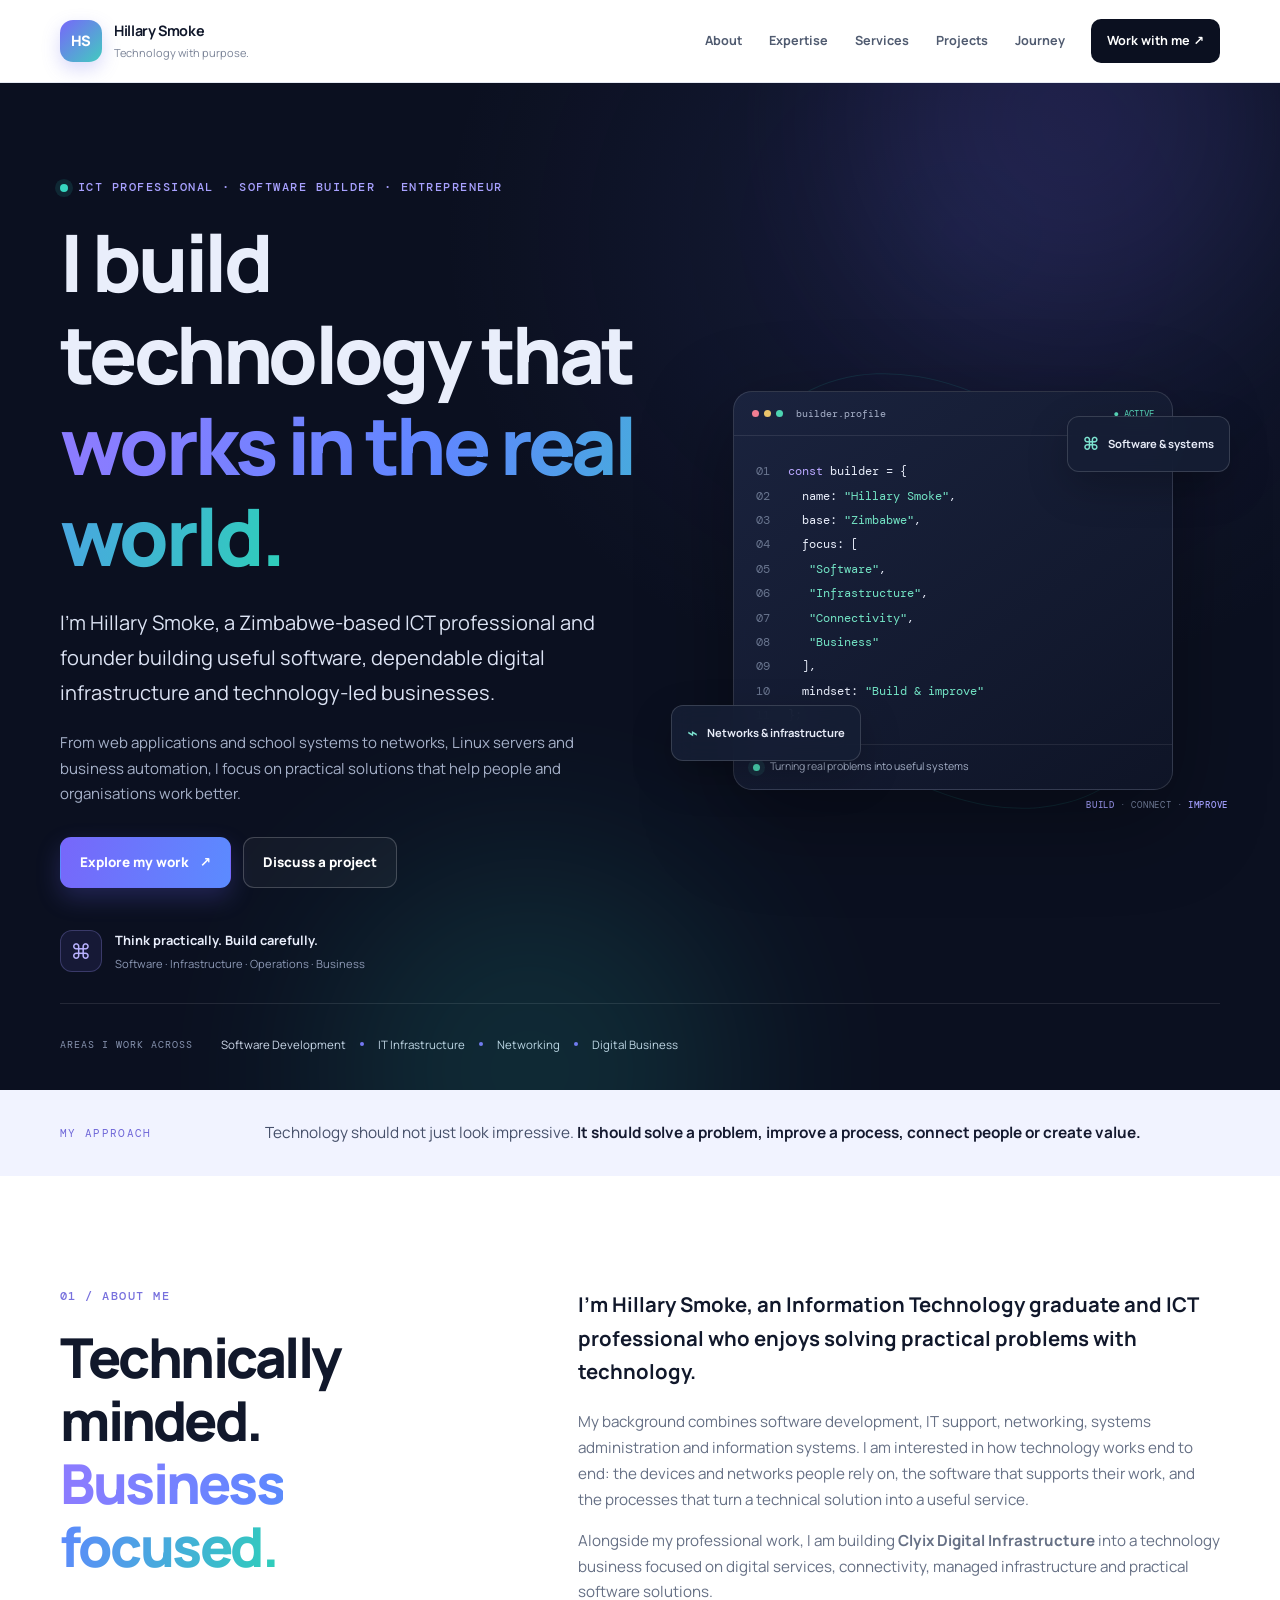
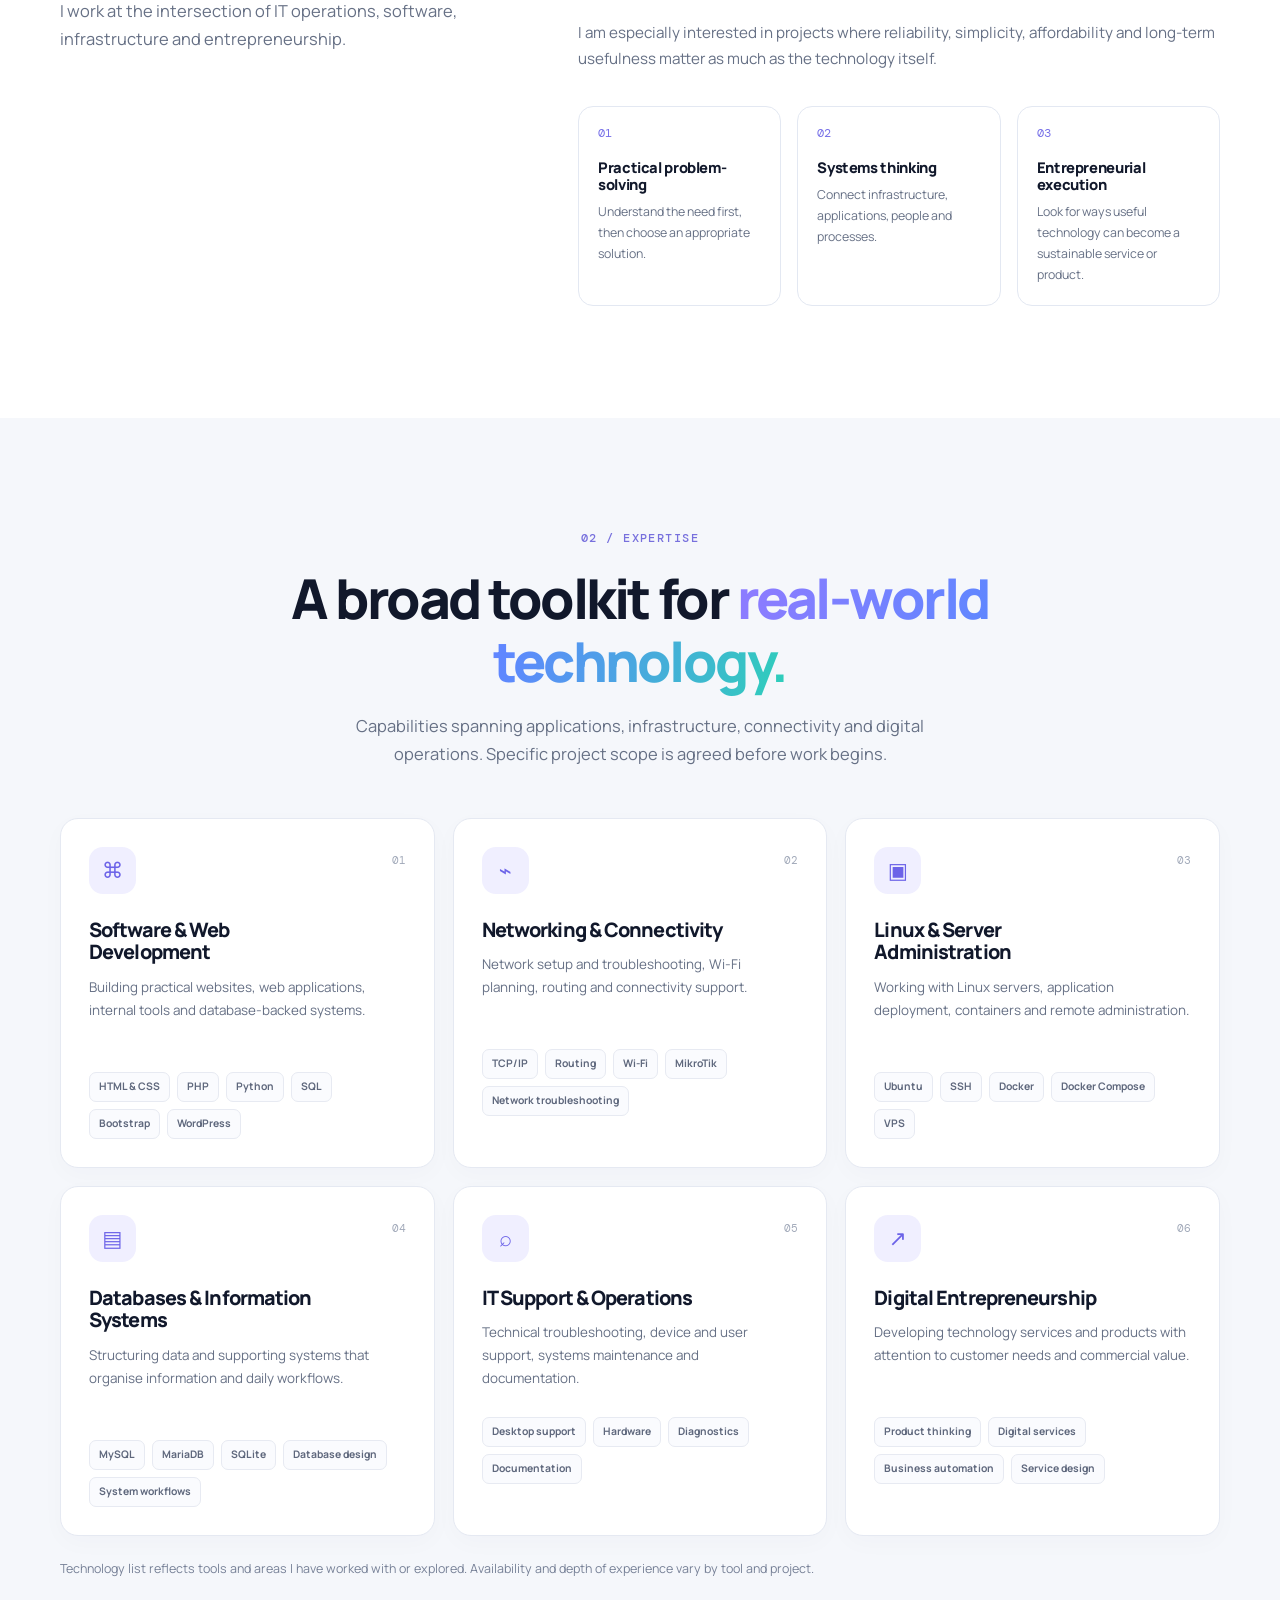
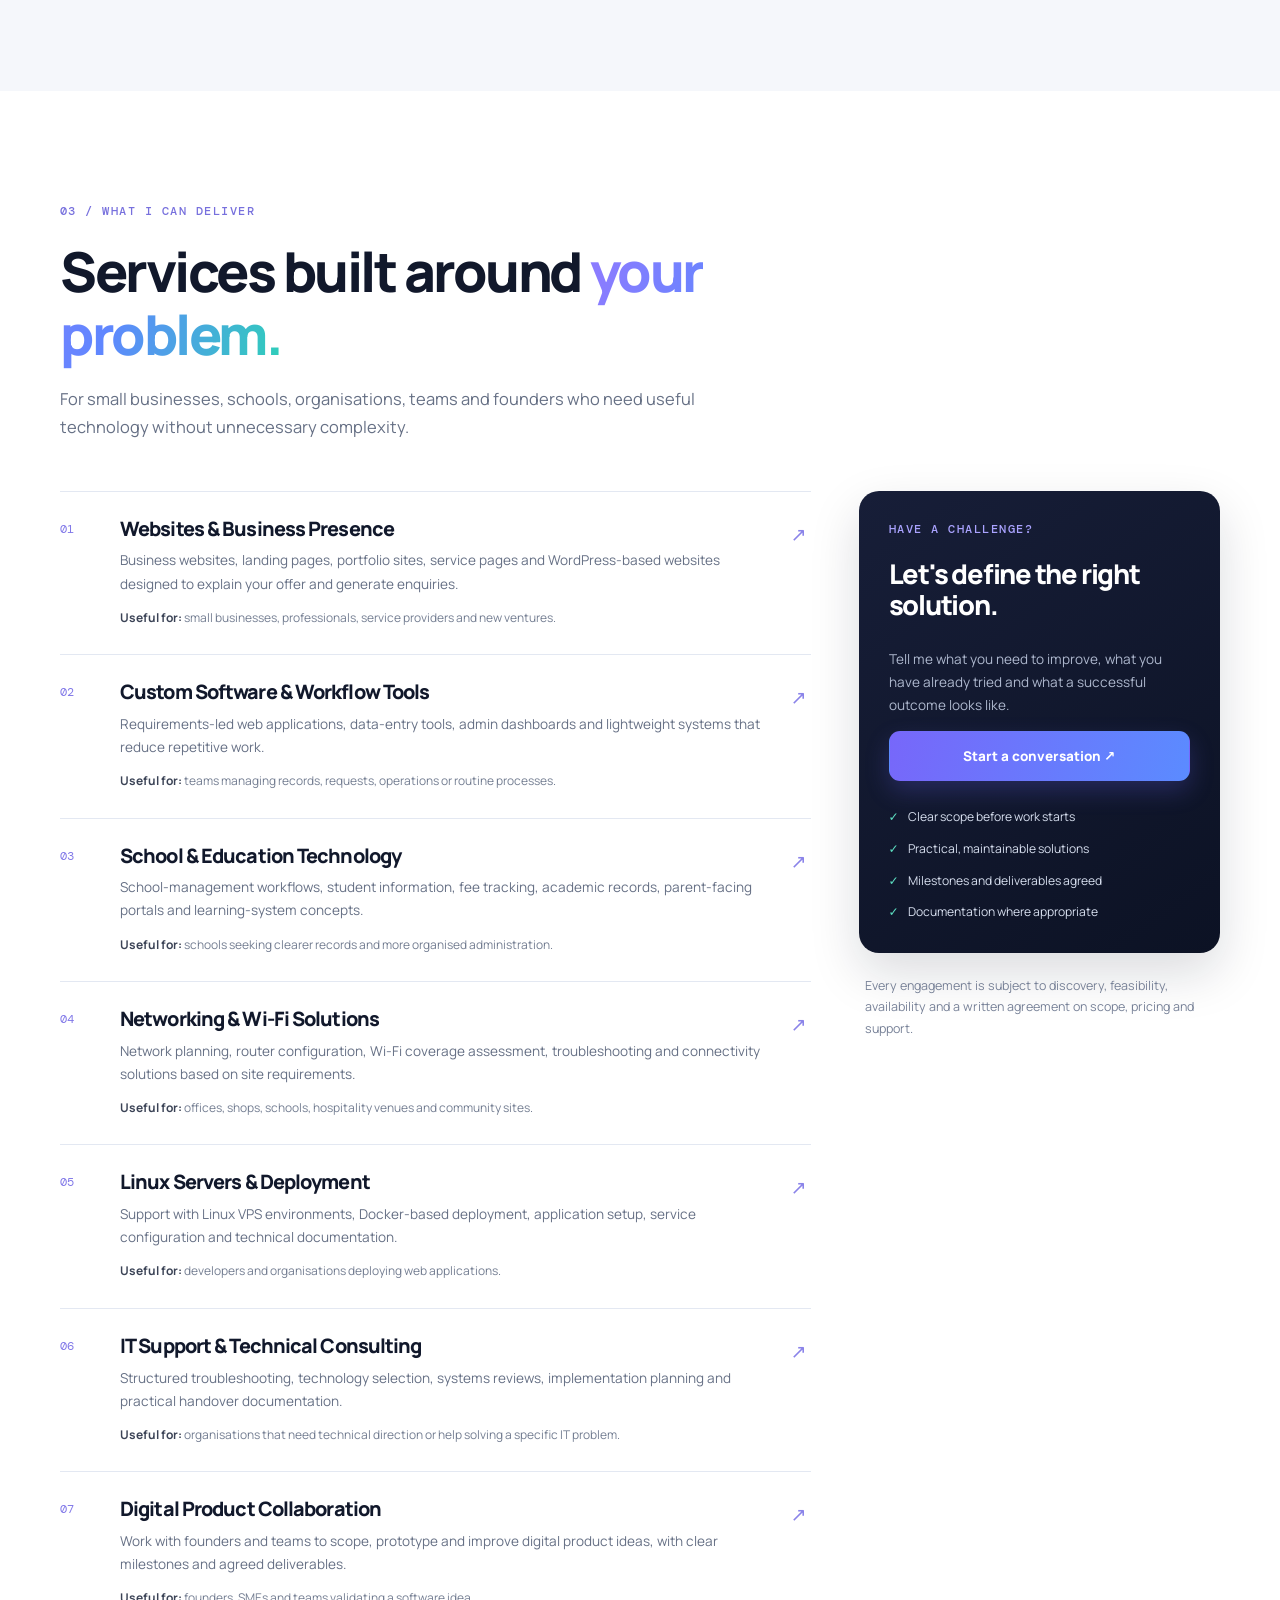
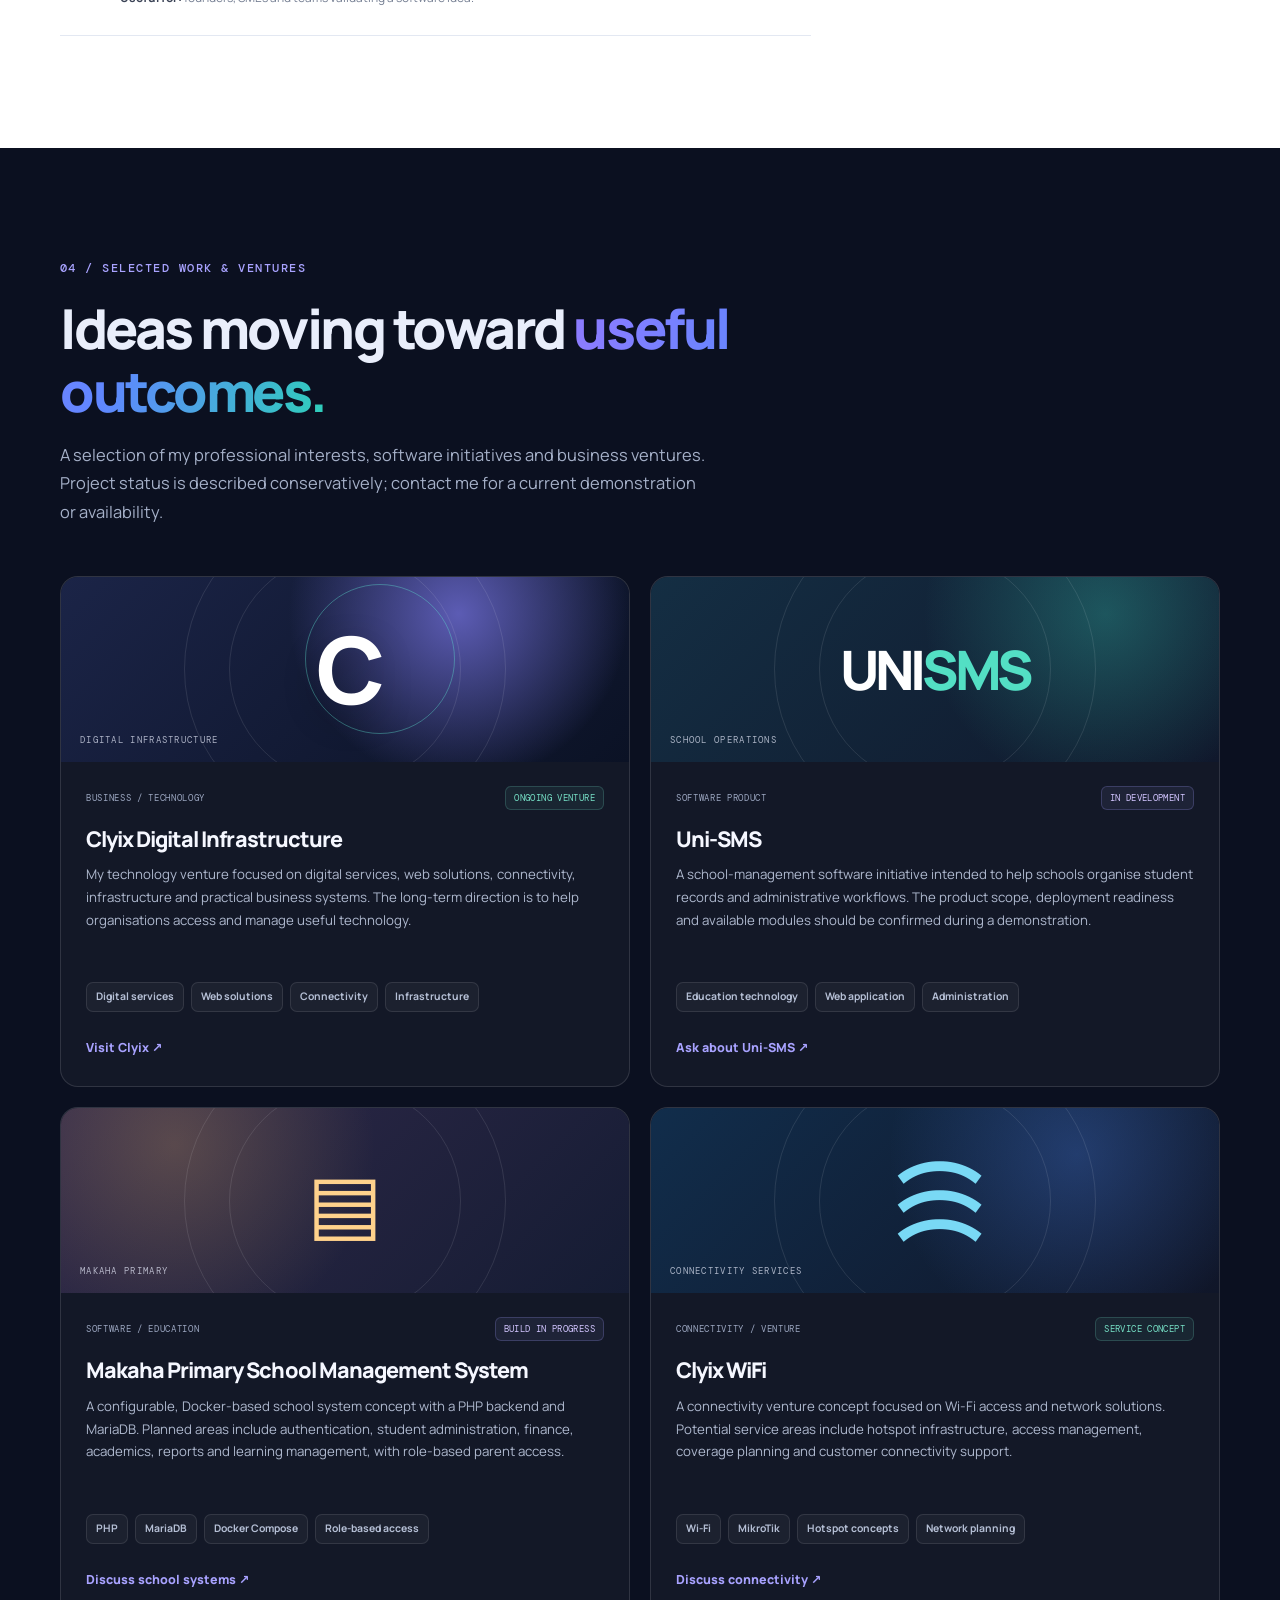
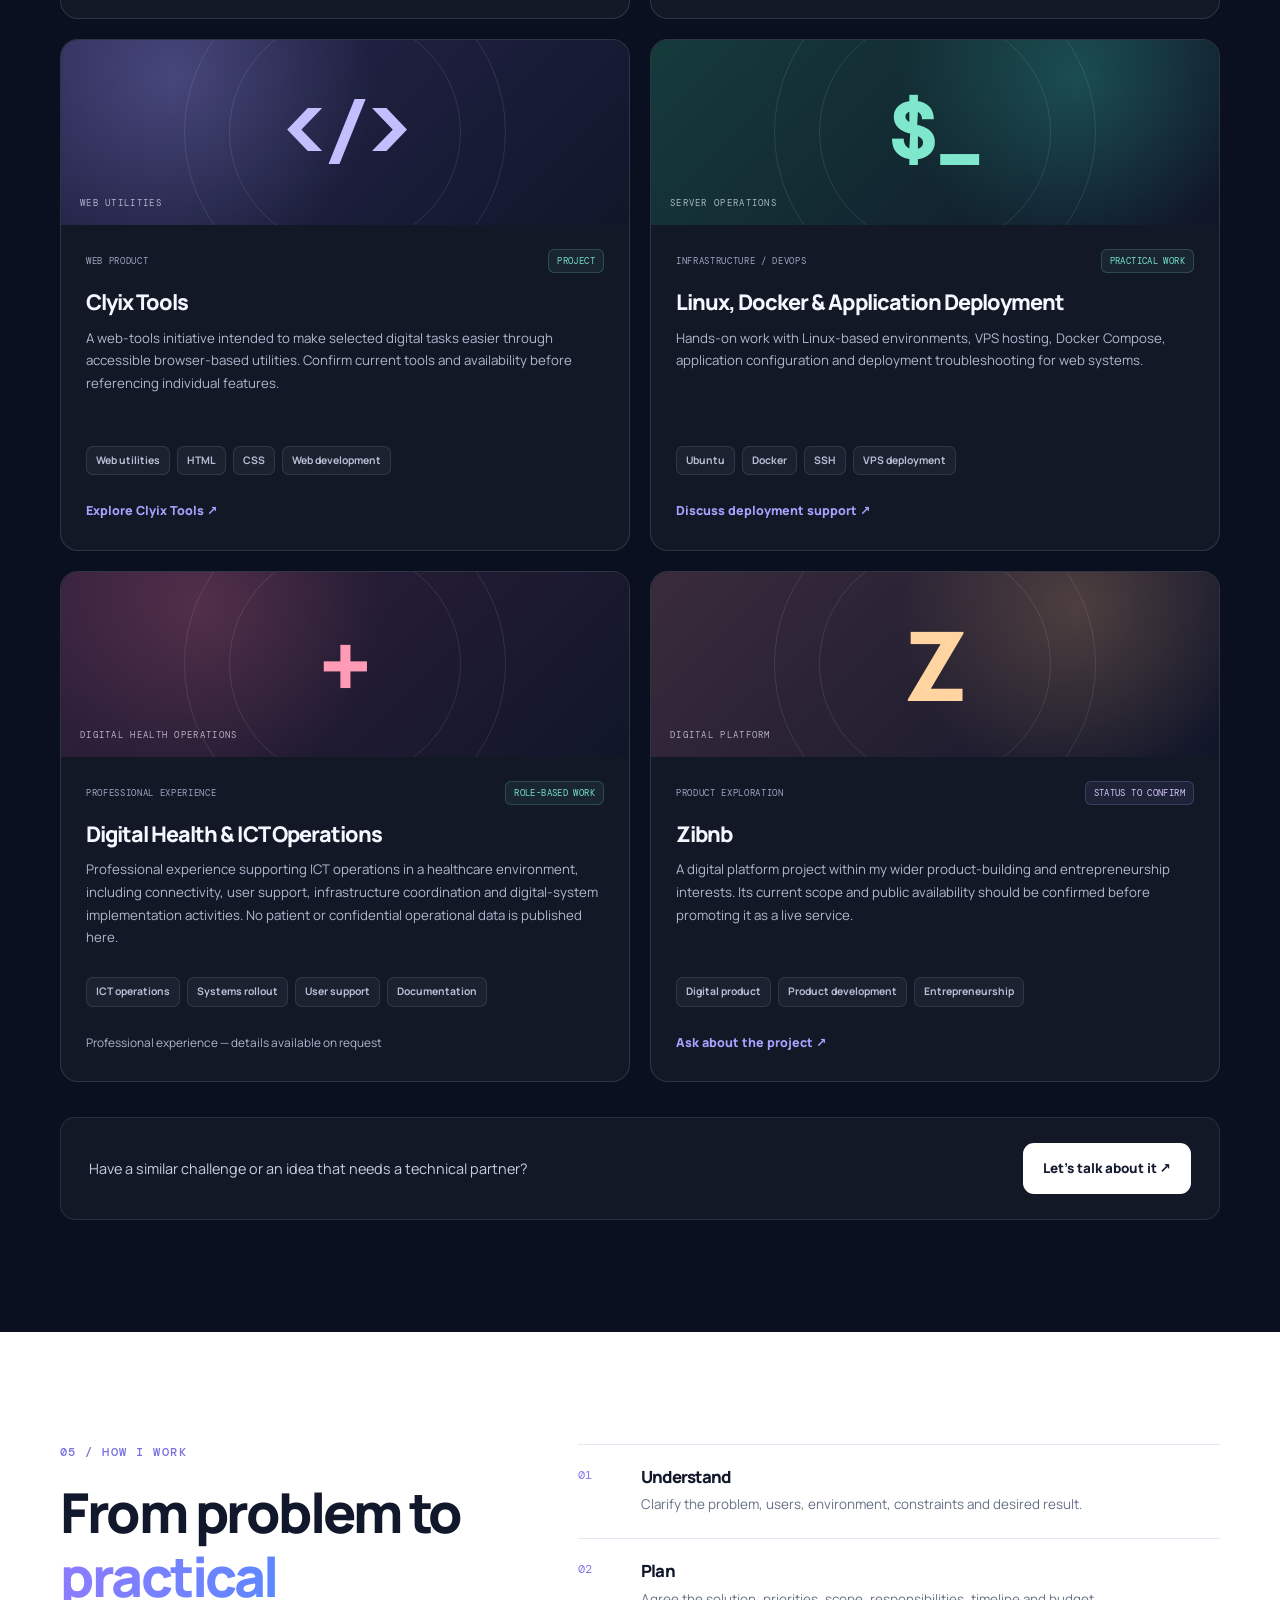
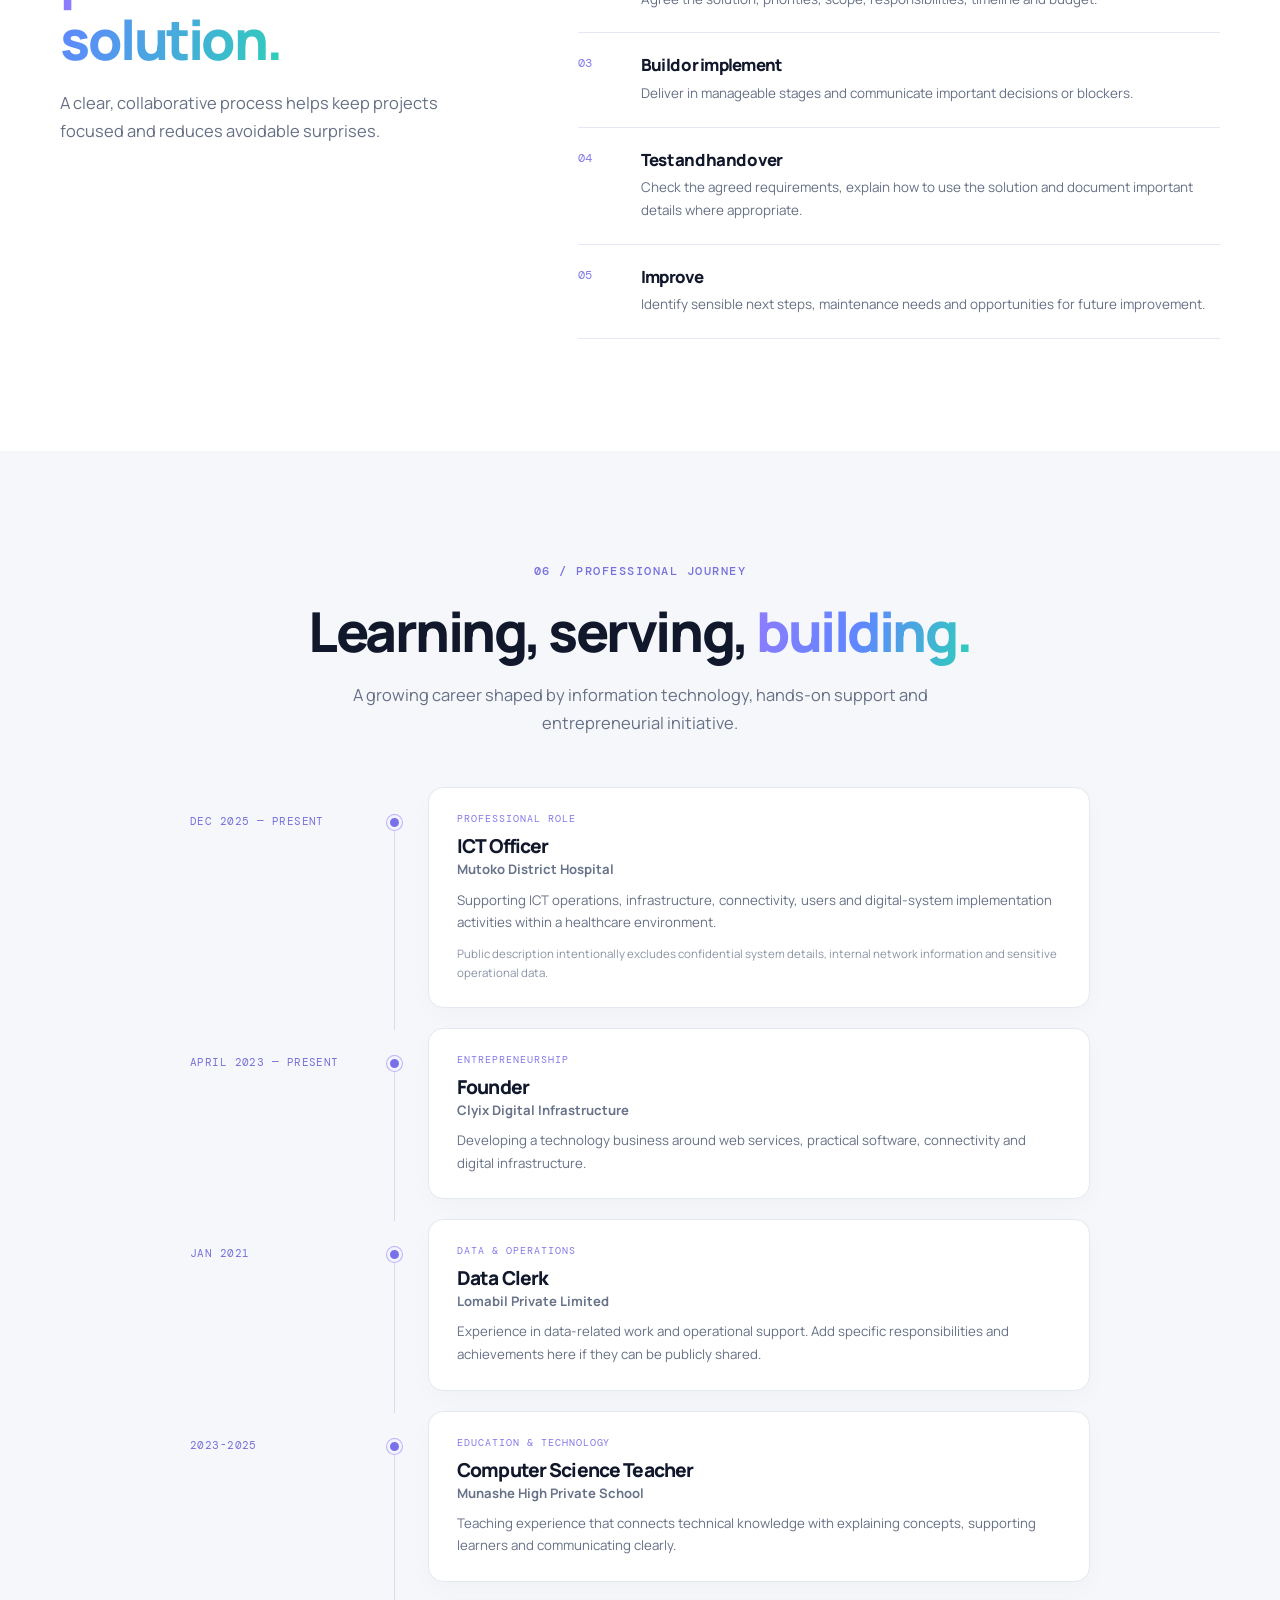
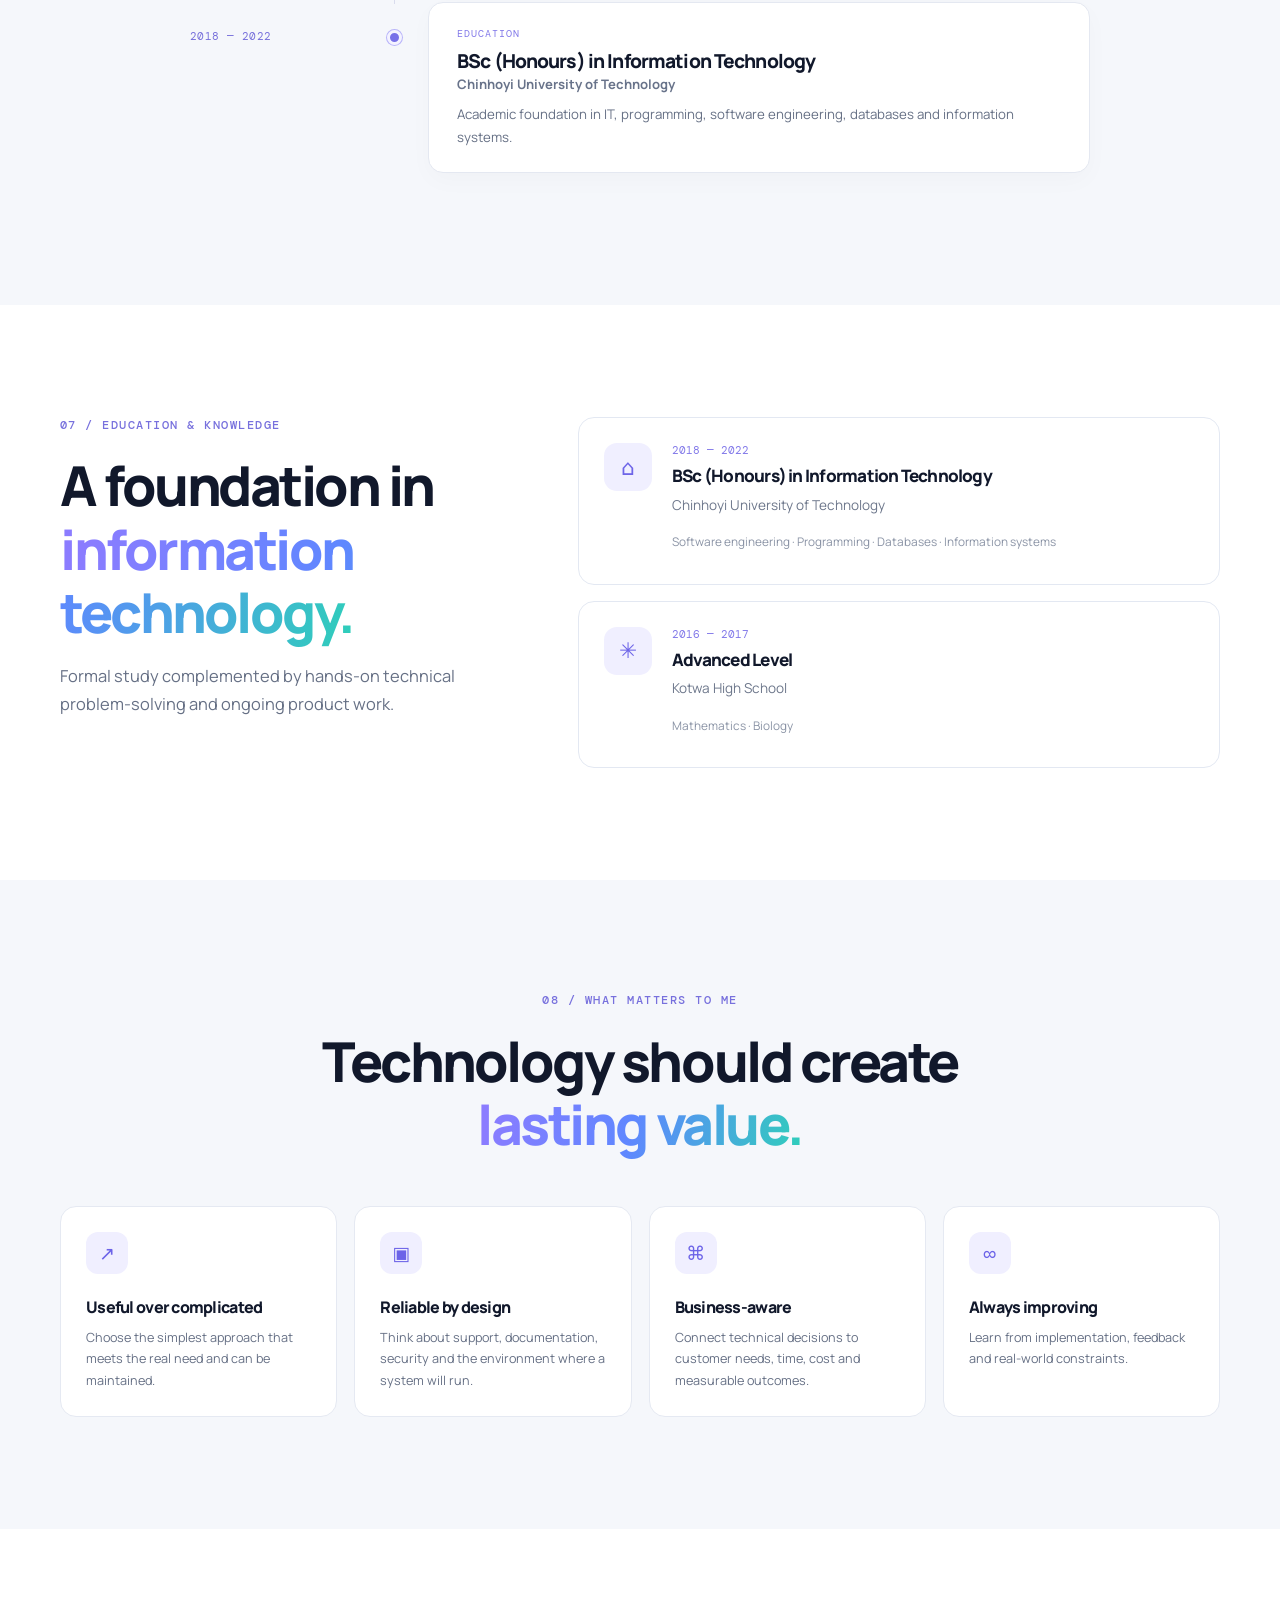
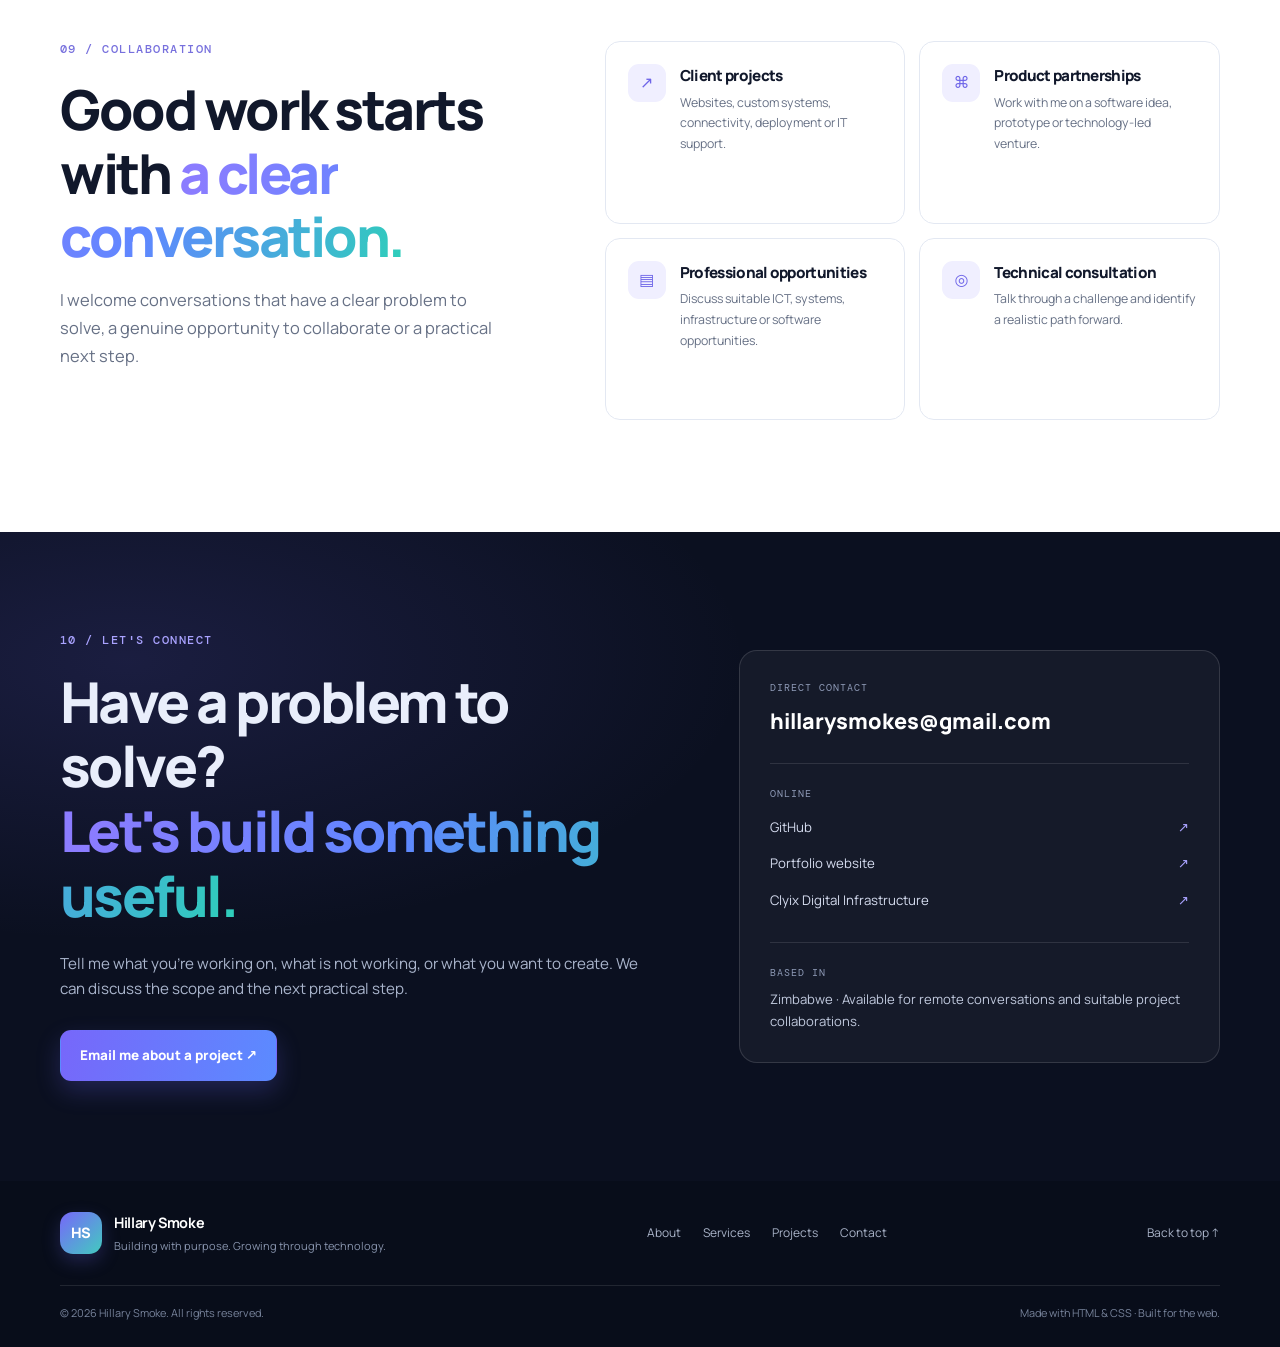
<file: index.html>
<!DOCTYPE html>
<html lang="en">
<head>
  <meta charset="UTF-8">
  <meta name="viewport" content="width=device-width, initial-scale=1.0">
  <meta name="theme-color" content="#0b1020">
  <meta name="description" content="Hillary Smoke is a Zimbabwe-based ICT professional, software developer and founder of Clyix Digital Infrastructure, building practical software, digital infrastructure and connectivity solutions.">
  <meta name="keywords" content="Hillary Smoke, ICT Officer, Zimbabwe, software developer, PHP, Python, Linux, Docker, networking, Wi-Fi, Clyix Digital Infrastructure, school management system, Uni-SMS">
  <meta name="author" content="Hillary Smoke">
  <meta property="og:type" content="website">
  <meta property="og:title" content="Hillary Smoke | Technology, Software & Digital Infrastructure">
  <meta property="og:description" content="Software, systems, infrastructure and business-minded technology from Zimbabwe.">
  <meta property="og:url" content="https://hillarysmokes.github.io/">
  <title>Hillary Smoke | Technology, Software & Digital Infrastructure</title>
  <link rel="canonical" href="https://hillarysmokes.github.io/">
  <link rel="stylesheet" href="style.css">
</head>
<body>
  <a class="skip-link" href="#main">Skip to content</a>

  <header class="site-header">
    <div class="container nav-wrap">
      <a class="brand" href="#home" aria-label="Hillary Smoke home">
        <span class="brand-mark">HS</span>
        <span class="brand-copy"><strong>Hillary Smoke</strong><small>Technology with purpose.</small></span>
      </a>
      <input class="nav-toggle" type="checkbox" id="nav-toggle" aria-label="Toggle navigation">
      <label class="nav-toggle-label" for="nav-toggle"><span></span><span></span><span></span></label>
      <nav class="main-nav" aria-label="Main navigation">
        <a href="#about">About</a>
        <a href="#expertise">Expertise</a>
        <a href="#services">Services</a>
        <a href="#projects">Projects</a>
        <a href="#journey">Journey</a>
        <a class="nav-cta" href="#contact">Work with me <span aria-hidden="true">↗</span></a>
      </nav>
    </div>
  </header>

  <main id="main">
    <section class="hero section" id="home">
      <div class="hero-glow glow-one"></div><div class="hero-glow glow-two"></div>
      <div class="container hero-grid">
        <div class="hero-copy">
          <p class="eyebrow"><span class="status-dot"></span> ICT PROFESSIONAL · SOFTWARE BUILDER · ENTREPRENEUR</p>
          <h1>I build technology that <span class="gradient-text">works in the real world.</span></h1>
          <p class="hero-lede">I'm Hillary Smoke, a Zimbabwe-based ICT professional and founder building useful software, dependable digital infrastructure and technology-led businesses.</p>
          <p class="hero-support">From web applications and school systems to networks, Linux servers and business automation, I focus on practical solutions that help people and organisations work better.</p>
          <div class="hero-actions">
            <a class="button button-primary" href="#projects">Explore my work <span aria-hidden="true">↗</span></a>
            <a class="button button-secondary" href="#contact">Discuss a project</a>
          </div>
          <div class="hero-trust">
            <span class="trust-icon">⌘</span>
            <span><strong>Think practically. Build carefully.</strong><small>Software · Infrastructure · Operations · Business</small></span>
          </div>
        </div>
        <div class="hero-visual" aria-label="Technology focus overview">
          <div class="orbit orbit-one"></div><div class="orbit orbit-two"></div>
          <div class="visual-card main-visual-card">
            <div class="visual-top"><span class="window-dots"><i></i><i></i><i></i></span><span>builder.profile</span><span class="live-label">● ACTIVE</span></div>
            <div class="code-lines" aria-hidden="true">
              <p><span class="code-muted">01</span> <span class="code-purple">const</span> builder = {</p>
              <p><span class="code-muted">02</span> &nbsp; name: <span class="code-green">"Hillary Smoke"</span>,</p>
              <p><span class="code-muted">03</span> &nbsp; base: <span class="code-green">"Zimbabwe"</span>,</p>
              <p><span class="code-muted">04</span> &nbsp; focus: [</p>
              <p><span class="code-muted">05</span> &nbsp;&nbsp; <span class="code-green">"Software"</span>,</p>
              <p><span class="code-muted">06</span> &nbsp;&nbsp; <span class="code-green">"Infrastructure"</span>,</p>
              <p><span class="code-muted">07</span> &nbsp;&nbsp; <span class="code-green">"Connectivity"</span>,</p>
              <p><span class="code-muted">08</span> &nbsp;&nbsp; <span class="code-green">"Business"</span></p>
              <p><span class="code-muted">09</span> &nbsp; ],</p>
              <p><span class="code-muted">10</span> &nbsp; mindset: <span class="code-green">"Build &amp; improve"</span></p>
              <p><span class="code-muted">11</span> };</p>
            </div>
            <div class="visual-bottom"><span class="pulse-line"></span> Turning real problems into useful systems</div>
          </div>
          <div class="floating-chip chip-top"><span>⌘</span> Software &amp; systems</div>
          <div class="floating-chip chip-bottom"><span>⌁</span> Networks &amp; infrastructure</div>
          <div class="visual-stamp"><strong>BUILD</strong><span>· CONNECT ·</span><strong>IMPROVE</strong></div>
        </div>
      </div>
      <div class="container hero-bottom">
        <span>AREAS I WORK ACROSS</span>
        <div class="focus-list"><span>Software Development</span><i></i><span>IT Infrastructure</span><i></i><span>Networking</span><i></i><span>Digital Business</span></div>
      </div>
    </section>

    <section class="intro-strip">
      <div class="container intro-strip-grid">
        <p class="strip-label">MY APPROACH</p>
        <p>Technology should not just look impressive. <strong>It should solve a problem, improve a process, connect people or create value.</strong></p>
      </div>
    </section>

    <section class="section" id="about">
      <div class="container about-grid">
        <div class="section-heading">
          <p class="eyebrow">01 / ABOUT ME</p>
          <h2>Technically minded.<br><span class="gradient-text">Business focused.</span></h2>
          <p class="section-intro">I work at the intersection of IT operations, software, infrastructure and entrepreneurship.</p>
        </div>
        <div class="about-content">
          <p class="large-copy">I'm Hillary Smoke, an Information Technology graduate and ICT professional who enjoys solving practical problems with technology.</p>
          <p>My background combines software development, IT support, networking, systems administration and information systems. I am interested in how technology works end to end: the devices and networks people rely on, the software that supports their work, and the processes that turn a technical solution into a useful service.</p>
          <p>Alongside my professional work, I am building <strong>Clyix Digital Infrastructure</strong> into a technology business focused on digital services, connectivity, managed infrastructure and practical software solutions.</p>
          <p>I am especially interested in projects where reliability, simplicity, affordability and long-term usefulness matter as much as the technology itself.</p>
          <div class="about-values">
            <article><span class="value-number">01</span><h3>Practical problem-solving</h3><p>Understand the need first, then choose an appropriate solution.</p></article>
            <article><span class="value-number">02</span><h3>Systems thinking</h3><p>Connect infrastructure, applications, people and processes.</p></article>
            <article><span class="value-number">03</span><h3>Entrepreneurial execution</h3><p>Look for ways useful technology can become a sustainable service or product.</p></article>
          </div>
        </div>
      </div>
    </section>

    <section class="section section-tinted" id="expertise">
      <div class="container">
        <div class="section-heading centered">
          <p class="eyebrow">02 / EXPERTISE</p>
          <h2>A broad toolkit for <span class="gradient-text">real-world technology.</span></h2>
          <p class="section-intro">Capabilities spanning applications, infrastructure, connectivity and digital operations. Specific project scope is agreed before work begins.</p>
        </div>
        <div class="expertise-grid">
          <article class="expertise-card"><div class="card-icon">⌘</div><span class="card-index">01</span><h3>Software &amp; Web Development</h3><p>Building practical websites, web applications, internal tools and database-backed systems.</p><div class="tag-list"><span>HTML &amp; CSS</span><span>PHP</span><span>Python</span><span>SQL</span><span>Bootstrap</span><span>WordPress</span></div></article>
          <article class="expertise-card"><div class="card-icon">⌁</div><span class="card-index">02</span><h3>Networking &amp; Connectivity</h3><p>Network setup and troubleshooting, Wi-Fi planning, routing and connectivity support.</p><div class="tag-list"><span>TCP/IP</span><span>Routing</span><span>Wi-Fi</span><span>MikroTik</span><span>Network troubleshooting</span></div></article>
          <article class="expertise-card"><div class="card-icon">▣</div><span class="card-index">03</span><h3>Linux &amp; Server Administration</h3><p>Working with Linux servers, application deployment, containers and remote administration.</p><div class="tag-list"><span>Ubuntu</span><span>SSH</span><span>Docker</span><span>Docker Compose</span><span>VPS</span></div></article>
          <article class="expertise-card"><div class="card-icon">▤</div><span class="card-index">04</span><h3>Databases &amp; Information Systems</h3><p>Structuring data and supporting systems that organise information and daily workflows.</p><div class="tag-list"><span>MySQL</span><span>MariaDB</span><span>SQLite</span><span>Database design</span><span>System workflows</span></div></article>
          <article class="expertise-card"><div class="card-icon">⌕</div><span class="card-index">05</span><h3>IT Support &amp; Operations</h3><p>Technical troubleshooting, device and user support, systems maintenance and documentation.</p><div class="tag-list"><span>Desktop support</span><span>Hardware</span><span>Diagnostics</span><span>Documentation</span></div></article>
          <article class="expertise-card"><div class="card-icon">↗</div><span class="card-index">06</span><h3>Digital Entrepreneurship</h3><p>Developing technology services and products with attention to customer needs and commercial value.</p><div class="tag-list"><span>Product thinking</span><span>Digital services</span><span>Business automation</span><span>Service design</span></div></article>
        </div>
        <p class="fine-print">Technology list reflects tools and areas I have worked with or explored. Availability and depth of experience vary by tool and project.</p>
      </div>
    </section>

    <section class="section" id="services">
      <div class="container">
        <div class="section-heading">
          <p class="eyebrow">03 / WHAT I CAN DELIVER</p>
          <h2>Services built around <span class="gradient-text">your problem.</span></h2>
          <p class="section-intro">For small businesses, schools, organisations, teams and founders who need useful technology without unnecessary complexity.</p>
        </div>
        <div class="services-layout">
          <div class="service-list">
            <article class="service-item"><span class="service-num">01</span><div><h3>Websites &amp; Business Presence</h3><p>Business websites, landing pages, portfolio sites, service pages and WordPress-based websites designed to explain your offer and generate enquiries.</p><div class="service-outcome"><strong>Useful for:</strong> small businesses, professionals, service providers and new ventures.</div></div><span class="service-arrow">↗</span></article>
            <article class="service-item"><span class="service-num">02</span><div><h3>Custom Software &amp; Workflow Tools</h3><p>Requirements-led web applications, data-entry tools, admin dashboards and lightweight systems that reduce repetitive work.</p><div class="service-outcome"><strong>Useful for:</strong> teams managing records, requests, operations or routine processes.</div></div><span class="service-arrow">↗</span></article>
            <article class="service-item"><span class="service-num">03</span><div><h3>School &amp; Education Technology</h3><p>School-management workflows, student information, fee tracking, academic records, parent-facing portals and learning-system concepts.</p><div class="service-outcome"><strong>Useful for:</strong> schools seeking clearer records and more organised administration.</div></div><span class="service-arrow">↗</span></article>
            <article class="service-item"><span class="service-num">04</span><div><h3>Networking &amp; Wi-Fi Solutions</h3><p>Network planning, router configuration, Wi-Fi coverage assessment, troubleshooting and connectivity solutions based on site requirements.</p><div class="service-outcome"><strong>Useful for:</strong> offices, shops, schools, hospitality venues and community sites.</div></div><span class="service-arrow">↗</span></article>
            <article class="service-item"><span class="service-num">05</span><div><h3>Linux Servers &amp; Deployment</h3><p>Support with Linux VPS environments, Docker-based deployment, application setup, service configuration and technical documentation.</p><div class="service-outcome"><strong>Useful for:</strong> developers and organisations deploying web applications.</div></div><span class="service-arrow">↗</span></article>
            <article class="service-item"><span class="service-num">06</span><div><h3>IT Support &amp; Technical Consulting</h3><p>Structured troubleshooting, technology selection, systems reviews, implementation planning and practical handover documentation.</p><div class="service-outcome"><strong>Useful for:</strong> organisations that need technical direction or help solving a specific IT problem.</div></div><span class="service-arrow">↗</span></article>
            <article class="service-item"><span class="service-num">07</span><div><h3>Digital Product Collaboration</h3><p>Work with founders and teams to scope, prototype and improve digital product ideas, with clear milestones and agreed deliverables.</p><div class="service-outcome"><strong>Useful for:</strong> founders, SMEs and teams validating a software idea.</div></div><span class="service-arrow">↗</span></article>
          </div>
          <aside class="service-aside">
            <div class="aside-card">
              <p class="eyebrow">HAVE A CHALLENGE?</p>
              <h3>Let's define the right solution.</h3>
              <p>Tell me what you need to improve, what you have already tried and what a successful outcome looks like.</p>
              <a class="button button-primary button-full" href="mailto:hillarysmokes@gmail.com?subject=Technology%20Project%20Enquiry">Start a conversation ↗</a>
              <ul class="check-list"><li>Clear scope before work starts</li><li>Practical, maintainable solutions</li><li>Milestones and deliverables agreed</li><li>Documentation where appropriate</li></ul>
            </div>
            <p class="fine-print">Every engagement is subject to discovery, feasibility, availability and a written agreement on scope, pricing and support.</p>
          </aside>
        </div>
      </div>
    </section>

    <section class="section section-dark" id="projects">
      <div class="container">
        <div class="section-heading">
          <p class="eyebrow">04 / SELECTED WORK &amp; VENTURES</p>
          <h2>Ideas moving toward <span class="gradient-text">useful outcomes.</span></h2>
          <p class="section-intro">A selection of my professional interests, software initiatives and business ventures. Project status is described conservatively; contact me for a current demonstration or availability.</p>
        </div>
        <div class="projects-grid">
          <article class="project-card project-featured">
            <div class="project-art art-clyix"><span class="art-orbit"></span><span class="art-monogram">C</span><span class="art-caption">DIGITAL INFRASTRUCTURE</span></div>
            <div class="project-body"><div class="project-meta"><span>BUSINESS / TECHNOLOGY</span><span class="status-pill">ONGOING VENTURE</span></div><h3>Clyix Digital Infrastructure</h3><p>My technology venture focused on digital services, web solutions, connectivity, infrastructure and practical business systems. The long-term direction is to help organisations access and manage useful technology.</p><div class="tag-list"><span>Digital services</span><span>Web solutions</span><span>Connectivity</span><span>Infrastructure</span></div><a class="text-link" href="https://clyixwebdevs.co.zw/" target="_blank" rel="noopener noreferrer">Visit Clyix ↗</a></div>
          </article>
          <article class="project-card">
            <div class="project-art art-unisms"><span class="big-letters">UNI<span>SMS</span></span><span class="art-caption">SCHOOL OPERATIONS</span></div>
            <div class="project-body"><div class="project-meta"><span>SOFTWARE PRODUCT</span><span class="status-pill status-build">IN DEVELOPMENT</span></div><h3>Uni-SMS</h3><p>A school-management software initiative intended to help schools organise student records and administrative workflows. The product scope, deployment readiness and available modules should be confirmed during a demonstration.</p><div class="tag-list"><span>Education technology</span><span>Web application</span><span>Administration</span></div><a class="text-link" href="mailto:hillarysmokes@gmail.com?subject=Uni-SMS%20Product%20Enquiry">Ask about Uni-SMS ↗</a></div>
          </article>
          <article class="project-card">
            <div class="project-art art-makaha"><span class="school-icon">▤</span><span class="art-caption">MAKAHA PRIMARY</span></div>
            <div class="project-body"><div class="project-meta"><span>SOFTWARE / EDUCATION</span><span class="status-pill status-build">BUILD IN PROGRESS</span></div><h3>Makaha Primary School Management System</h3><p>A configurable, Docker-based school system concept with a PHP backend and MariaDB. Planned areas include authentication, student administration, finance, academics, reports and learning management, with role-based parent access.</p><div class="tag-list"><span>PHP</span><span>MariaDB</span><span>Docker Compose</span><span>Role-based access</span></div><a class="text-link" href="mailto:hillarysmokes@gmail.com?subject=School%20Management%20System%20Enquiry">Discuss school systems ↗</a></div>
          </article>
          <article class="project-card">
            <div class="project-art art-wifi"><span class="wifi-symbol">)))</span><span class="art-caption">CONNECTIVITY SERVICES</span></div>
            <div class="project-body"><div class="project-meta"><span>CONNECTIVITY / VENTURE</span><span class="status-pill">SERVICE CONCEPT</span></div><h3>Clyix WiFi</h3><p>A connectivity venture concept focused on Wi-Fi access and network solutions. Potential service areas include hotspot infrastructure, access management, coverage planning and customer connectivity support.</p><div class="tag-list"><span>Wi-Fi</span><span>MikroTik</span><span>Hotspot concepts</span><span>Network planning</span></div><a class="text-link" href="mailto:hillarysmokes@gmail.com?subject=Clyix%20WiFi%20Enquiry">Discuss connectivity ↗</a></div>
          </article>
          <article class="project-card">
            <div class="project-art art-tools"><span class="tools-symbol">&lt;/&gt;</span><span class="art-caption">WEB UTILITIES</span></div>
            <div class="project-body"><div class="project-meta"><span>WEB PRODUCT</span><span class="status-pill">PROJECT</span></div><h3>Clyix Tools</h3><p>A web-tools initiative intended to make selected digital tasks easier through accessible browser-based utilities. Confirm current tools and availability before referencing individual features.</p><div class="tag-list"><span>Web utilities</span><span>HTML</span><span>CSS</span><span>Web development</span></div><a class="text-link" href="https://tools.clyixwebdevs.co.zw/" target="_blank" rel="noopener noreferrer">Explore Clyix Tools ↗</a></div>
          </article>
          <article class="project-card">
            <div class="project-art art-ops"><span class="ops-symbol">$_</span><span class="art-caption">SERVER OPERATIONS</span></div>
            <div class="project-body"><div class="project-meta"><span>INFRASTRUCTURE / DEVOPS</span><span class="status-pill">PRACTICAL WORK</span></div><h3>Linux, Docker &amp; Application Deployment</h3><p>Hands-on work with Linux-based environments, VPS hosting, Docker Compose, application configuration and deployment troubleshooting for web systems.</p><div class="tag-list"><span>Ubuntu</span><span>Docker</span><span>SSH</span><span>VPS deployment</span></div><a class="text-link" href="mailto:hillarysmokes@gmail.com?subject=Deployment%20Support%20Enquiry">Discuss deployment support ↗</a></div>
          </article>
          <article class="project-card">
            <div class="project-art art-health"><span class="health-symbol">+</span><span class="art-caption">DIGITAL HEALTH OPERATIONS</span></div>
            <div class="project-body"><div class="project-meta"><span>PROFESSIONAL EXPERIENCE</span><span class="status-pill">ROLE-BASED WORK</span></div><h3>Digital Health &amp; ICT Operations</h3><p>Professional experience supporting ICT operations in a healthcare environment, including connectivity, user support, infrastructure coordination and digital-system implementation activities. No patient or confidential operational data is published here.</p><div class="tag-list"><span>ICT operations</span><span>Systems rollout</span><span>User support</span><span>Documentation</span></div><span class="text-note">Professional experience — details available on request</span></div>
          </article>
          <article class="project-card">
            <div class="project-art art-zibnb"><span class="z-symbol">Z</span><span class="art-caption">DIGITAL PLATFORM</span></div>
            <div class="project-body"><div class="project-meta"><span>PRODUCT EXPLORATION</span><span class="status-pill status-build">STATUS TO CONFIRM</span></div><h3>Zibnb</h3><p>A digital platform project within my wider product-building and entrepreneurship interests. Its current scope and public availability should be confirmed before promoting it as a live service.</p><div class="tag-list"><span>Digital product</span><span>Product development</span><span>Entrepreneurship</span></div><a class="text-link" href="mailto:hillarysmokes@gmail.com?subject=Zibnb%20Project%20Enquiry">Ask about the project ↗</a></div>
          </article>
        </div>
        <div class="projects-footer"><p>Have a similar challenge or an idea that needs a technical partner?</p><a class="button button-light" href="#contact">Let's talk about it ↗</a></div>
      </div>
    </section>

    <section class="section" id="how-i-work">
      <div class="container process-grid">
        <div class="section-heading">
          <p class="eyebrow">05 / HOW I WORK</p>
          <h2>From problem to <span class="gradient-text">practical solution.</span></h2>
          <p class="section-intro">A clear, collaborative process helps keep projects focused and reduces avoidable surprises.</p>
        </div>
        <div class="process-list">
          <article><span>01</span><div><h3>Understand</h3><p>Clarify the problem, users, environment, constraints and desired result.</p></div></article>
          <article><span>02</span><div><h3>Plan</h3><p>Agree the solution, priorities, scope, responsibilities, timeline and budget.</p></div></article>
          <article><span>03</span><div><h3>Build or implement</h3><p>Deliver in manageable stages and communicate important decisions or blockers.</p></div></article>
          <article><span>04</span><div><h3>Test and hand over</h3><p>Check the agreed requirements, explain how to use the solution and document important details where appropriate.</p></div></article>
          <article><span>05</span><div><h3>Improve</h3><p>Identify sensible next steps, maintenance needs and opportunities for future improvement.</p></div></article>
        </div>
      </div>
    </section>

    <section class="section section-tinted" id="journey">
      <div class="container">
        <div class="section-heading centered">
          <p class="eyebrow">06 / PROFESSIONAL JOURNEY</p>
          <h2>Learning, serving, <span class="gradient-text">building.</span></h2>
          <p class="section-intro">A growing career shaped by information technology, hands-on support and entrepreneurial initiative.</p>
        </div>
        <div class="timeline">
          <article class="timeline-item"><div class="timeline-date">DEC 2025 — PRESENT</div><div class="timeline-marker"></div><div class="timeline-card"><span class="timeline-type">PROFESSIONAL ROLE</span><h3>ICT Officer</h3><h4>Mutoko District Hospital</h4><p>Supporting ICT operations, infrastructure, connectivity, users and digital-system implementation activities within a healthcare environment.</p><p class="timeline-note">Public description intentionally excludes confidential system details, internal network information and sensitive operational data.</p></div></article>
          <article class="timeline-item"><div class="timeline-date">APRIL 2023 — PRESENT</div><div class="timeline-marker"></div><div class="timeline-card"><span class="timeline-type">ENTREPRENEURSHIP</span><h3>Founder</h3><h4>Clyix Digital Infrastructure</h4><p>Developing a technology business around web services, practical software, connectivity and digital infrastructure.</p></div></article>
          <article class="timeline-item"><div class="timeline-date">JAN 2021</div><div class="timeline-marker"></div><div class="timeline-card"><span class="timeline-type">DATA &amp; OPERATIONS</span><h3>Data Clerk</h3><h4>Lomabil Private Limited</h4><p>Experience in data-related work and operational support. Add specific responsibilities and achievements here if they can be publicly shared.</p></div></article>
          <article class="timeline-item"><div class="timeline-date">2023-2025 </div><div class="timeline-marker"></div><div class="timeline-card"><span class="timeline-type">EDUCATION &amp; TECHNOLOGY</span><h3>Computer Science Teacher</h3><h4>Munashe High Private School</h4><p>Teaching experience that connects technical knowledge with explaining concepts, supporting learners and communicating clearly.</p></div></article>
          <article class="timeline-item"><div class="timeline-date">2018 — 2022</div><div class="timeline-marker"></div><div class="timeline-card"><span class="timeline-type">EDUCATION</span><h3>BSc (Honours) in Information Technology</h3><h4>Chinhoyi University of Technology</h4><p>Academic foundation in IT, programming, software engineering, databases and information systems.</p></div></article>
        </div>
      </div>
    </section>

    <section class="section" id="education">
      <div class="container education-grid">
        <div class="section-heading">
          <p class="eyebrow">07 / EDUCATION &amp; KNOWLEDGE</p>
          <h2>A foundation in <span class="gradient-text">information technology.</span></h2>
          <p class="section-intro">Formal study complemented by hands-on technical problem-solving and ongoing product work.</p>
        </div>
        <div class="education-cards">
          <article class="education-card"><span class="education-icon">⌂</span><div><span class="education-year">2018 — 2022</span><h3>BSc (Honours) in Information Technology</h3><p>Chinhoyi University of Technology</p><span class="education-detail">Software engineering · Programming · Databases · Information systems</span></div></article>
          <article class="education-card"><span class="education-icon">✳</span><div><span class="education-year">2016 — 2017</span><h3>Advanced Level</h3><p>Kotwa High School</p><span class="education-detail">Mathematics · Biology</span></div></article>
        </div>
      </div>
    </section>

    <section class="section section-tinted" id="principles">
      <div class="container">
        <div class="section-heading centered">
          <p class="eyebrow">08 / WHAT MATTERS TO ME</p>
          <h2>Technology should create <span class="gradient-text">lasting value.</span></h2>
        </div>
        <div class="principles-grid">
          <article><span>↗</span><h3>Useful over complicated</h3><p>Choose the simplest approach that meets the real need and can be maintained.</p></article>
          <article><span>▣</span><h3>Reliable by design</h3><p>Think about support, documentation, security and the environment where a system will run.</p></article>
          <article><span>⌘</span><h3>Business-aware</h3><p>Connect technical decisions to customer needs, time, cost and measurable outcomes.</p></article>
          <article><span>∞</span><h3>Always improving</h3><p>Learn from implementation, feedback and real-world constraints.</p></article>
        </div>
      </div>
    </section>

    <section class="section" id="collaboration">
      <div class="container collaboration-grid">
        <div class="section-heading">
          <p class="eyebrow">09 / COLLABORATION</p>
          <h2>Good work starts with <span class="gradient-text">a clear conversation.</span></h2>
          <p class="section-intro">I welcome conversations that have a clear problem to solve, a genuine opportunity to collaborate or a practical next step.</p>
        </div>
        <div class="collaboration-options">
          <article><span class="collab-icon">↗</span><div><h3>Client projects</h3><p>Websites, custom systems, connectivity, deployment or IT support.</p></div></article>
          <article><span class="collab-icon">⌘</span><div><h3>Product partnerships</h3><p>Work with me on a software idea, prototype or technology-led venture.</p></div></article>
          <article><span class="collab-icon">▤</span><div><h3>Professional opportunities</h3><p>Discuss suitable ICT, systems, infrastructure or software opportunities.</p></div></article>
          <article><span class="collab-icon">◎</span><div><h3>Technical consultation</h3><p>Talk through a challenge and identify a realistic path forward.</p></div></article>
        </div>
      </div>
    </section>

    <section class="contact-section" id="contact">
      <div class="container contact-grid">
        <div>
          <p class="eyebrow">10 / LET'S CONNECT</p>
          <h2>Have a problem to solve?<br><span class="gradient-text">Let's build something useful.</span></h2>
          <p class="contact-lede">Tell me what you're working on, what is not working, or what you want to create. We can discuss the scope and the next practical step.</p>
          <a class="button button-primary" href="mailto:hillarysmokes@gmail.com?subject=Project%20Enquiry%20for%20Hillary%20Smoke">Email me about a project ↗</a>
        </div>
        <div class="contact-panel">
          <p class="contact-label">DIRECT CONTACT</p>
          <a class="contact-email" href="mailto:hillarysmokes@gmail.com">hillarysmokes@gmail.com</a>
          <div class="contact-divider"></div>
          <p class="contact-label">ONLINE</p>
          <a href="https://github.com/hillarysmokes" target="_blank" rel="noopener noreferrer">GitHub <span>↗</span></a>
          <a href="https://hillarysmokes.github.io/" target="_blank" rel="noopener noreferrer">Portfolio website <span>↗</span></a>
          <a href="https://clyixwebdevs.co.zw/" target="_blank" rel="noopener noreferrer">Clyix Digital Infrastructure <span>↗</span></a>
          <div class="contact-divider"></div>
          <p class="contact-label">BASED IN</p>
          <p class="location-copy">Zimbabwe · Available for remote conversations and suitable project collaborations.</p>
        </div>
      </div>
    </section>
  </main>

  <footer class="site-footer">
    <div class="container footer-main">
      <a class="brand footer-brand" href="#home"><span class="brand-mark">HS</span><span class="brand-copy"><strong>Hillary Smoke</strong><small>Building with purpose. Growing through technology.</small></span></a>
      <div class="footer-links"><a href="#about">About</a><a href="#services">Services</a><a href="#projects">Projects</a><a href="#contact">Contact</a></div>
      <a class="back-top" href="#home">Back to top ↑</a>
    </div>
    <div class="container footer-bottom"><span>© <span id="year">2026</span> Hillary Smoke. All rights reserved.</span><span>Made with HTML &amp; CSS · Built for the web.</span></div>
  </footer>
</body>
</html>
</file>
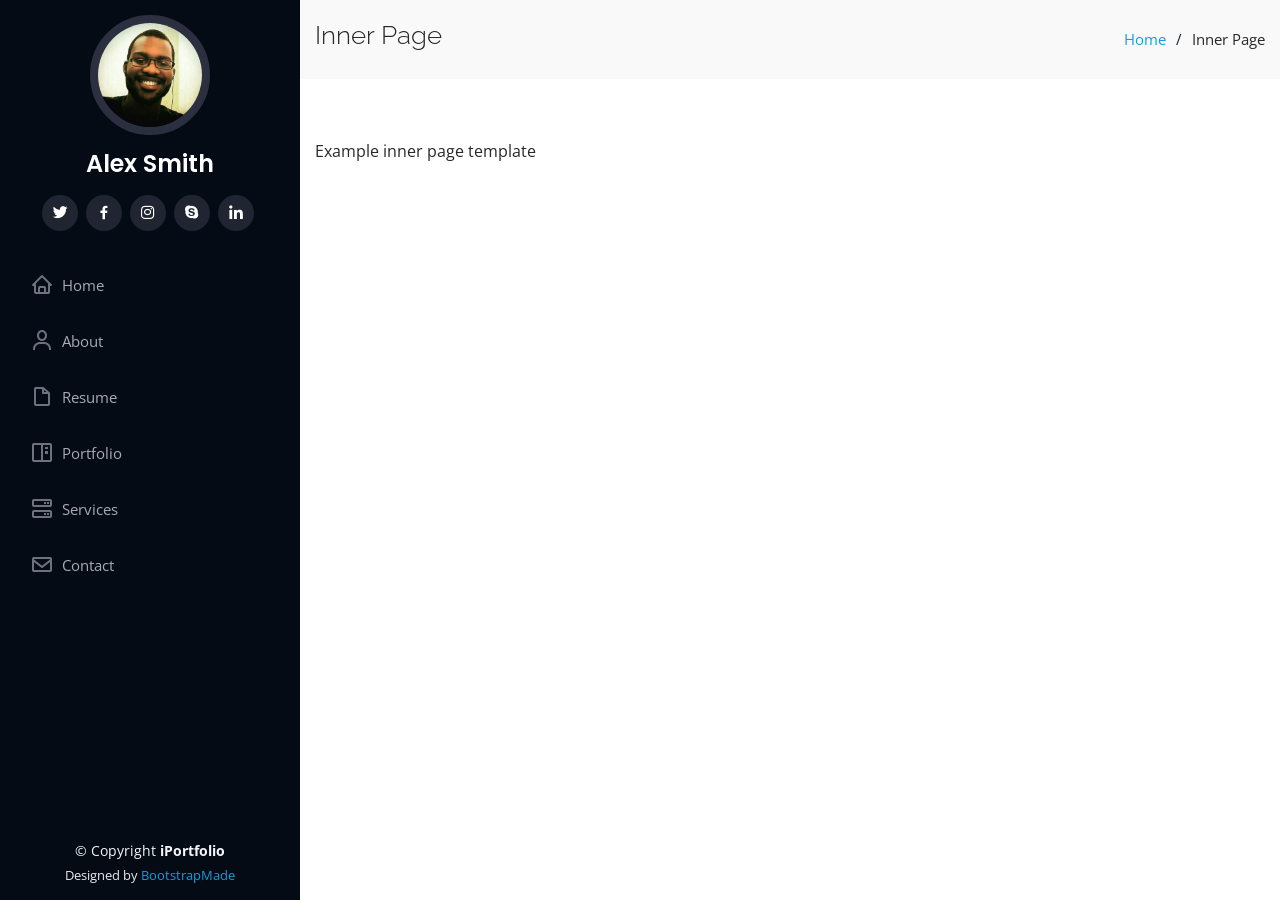
<file: inner-page.html>
<!DOCTYPE html>
<html lang="en">

<head>
  <meta charset="utf-8">
  <meta content="width=device-width, initial-scale=1.0" name="viewport">

  <title>Inner Page - iPortfolio Bootstrap Template</title>
  <meta content="" name="description">
  <meta content="" name="keywords">

  <!-- Favicons -->
  <link href="assets/img/favicon.png" rel="icon">
  <link href="assets/img/apple-touch-icon.png" rel="apple-touch-icon">

  <!-- Google Fonts -->
  <link href="https://fonts.googleapis.com/css?family=Open+Sans:300,300i,400,400i,600,600i,700,700i|Raleway:300,300i,400,400i,500,500i,600,600i,700,700i|Poppins:300,300i,400,400i,500,500i,600,600i,700,700i" rel="stylesheet">

  <!-- Vendor CSS Files -->
  <link href="assets/vendor/bootstrap/css/bootstrap.min.css" rel="stylesheet">
  <link href="assets/vendor/icofont/icofont.min.css" rel="stylesheet">
  <link href="assets/vendor/boxicons/css/boxicons.min.css" rel="stylesheet">
  <link href="assets/vendor/venobox/venobox.css" rel="stylesheet">
  <link href="assets/vendor/owl.carousel/assets/owl.carousel.min.css" rel="stylesheet">
  <link href="assets/vendor/aos/aos.css" rel="stylesheet">

  <!-- Template Main CSS File -->
  <link href="assets/css/style.css" rel="stylesheet">

  <!-- =======================================================
  * Template Name: iPortfolio - v1.5.1
  * Template URL: https://bootstrapmade.com/iportfolio-bootstrap-portfolio-websites-template/
  * Author: BootstrapMade.com
  * License: https://bootstrapmade.com/license/
  ======================================================== -->
</head>

<body>

  <!-- ======= Mobile nav toggle button ======= -->
  <button type="button" class="mobile-nav-toggle d-xl-none"><i class="icofont-navigation-menu"></i></button>

  <!-- ======= Header ======= -->
  <header id="header">
    <div class="d-flex flex-column">

      <div class="profile">
        <img src="assets/img/profile-img.jpg" alt="" class="img-fluid rounded-circle">
        <h1 class="text-light"><a href="index.html">Alex Smith</a></h1>
        <div class="social-links mt-3 text-center">
          <a href="#" class="twitter"><i class="bx bxl-twitter"></i></a>
          <a href="#" class="facebook"><i class="bx bxl-facebook"></i></a>
          <a href="#" class="instagram"><i class="bx bxl-instagram"></i></a>
          <a href="#" class="google-plus"><i class="bx bxl-skype"></i></a>
          <a href="#" class="linkedin"><i class="bx bxl-linkedin"></i></a>
        </div>
      </div>

      <nav class="nav-menu">
        <ul>
          <li><a href="index.html"><i class="bx bx-home"></i> <span>Home</span></a></li>
          <li><a href="#about"><i class="bx bx-user"></i> <span>About</span></a></li>
          <li><a href="#resume"><i class="bx bx-file-blank"></i> <span>Resume</span></a></li>
          <li><a href="#portfolio"><i class="bx bx-book-content"></i> Portfolio</a></li>
          <li><a href="#services"><i class="bx bx-server"></i> Services</a></li>
          <li><a href="#contact"><i class="bx bx-envelope"></i> Contact</a></li>

        </ul>
      </nav><!-- .nav-menu -->
      <button type="button" class="mobile-nav-toggle d-xl-none"><i class="icofont-navigation-menu"></i></button>

    </div>
  </header><!-- End Header -->

  <main id="main">

    <!-- ======= Breadcrumbs ======= -->
    <section class="breadcrumbs">
      <div class="container">

        <div class="d-flex justify-content-between align-items-center">
          <h2>Inner Page</h2>
          <ol>
            <li><a href="index.html">Home</a></li>
            <li>Inner Page</li>
          </ol>
        </div>

      </div>
    </section><!-- End Breadcrumbs -->

    <section class="inner-page">
      <div class="container">
        <p>
          Example inner page template
        </p>
      </div>
    </section>

  </main><!-- End #main -->

  <!-- ======= Footer ======= -->
  <footer id="footer">
    <div class="container">
      <div class="copyright">
        &copy; Copyright <strong><span>iPortfolio</span></strong>
      </div>
      <div class="credits">
        <!-- All the links in the footer should remain intact. -->
        <!-- You can delete the links only if you purchased the pro version. -->
        <!-- Licensing information: https://bootstrapmade.com/license/ -->
        <!-- Purchase the pro version with working PHP/AJAX contact form: https://bootstrapmade.com/iportfolio-bootstrap-portfolio-websites-template/ -->
        Designed by <a href="https://bootstrapmade.com/">BootstrapMade</a>
      </div>
    </div>
  </footer><!-- End  Footer -->

  <a href="#" class="back-to-top"><i class="icofont-simple-up"></i></a>

  <!-- Vendor JS Files -->
  <script src="assets/vendor/jquery/jquery.min.js"></script>
  <script src="assets/vendor/bootstrap/js/bootstrap.bundle.min.js"></script>
  <script src="assets/vendor/jquery.easing/jquery.easing.min.js"></script>
  <script src="assets/vendor/php-email-form/validate.js"></script>
  <script src="assets/vendor/waypoints/jquery.waypoints.min.js"></script>
  <script src="assets/vendor/counterup/counterup.min.js"></script>
  <script src="assets/vendor/isotope-layout/isotope.pkgd.min.js"></script>
  <script src="assets/vendor/venobox/venobox.min.js"></script>
  <script src="assets/vendor/owl.carousel/owl.carousel.min.js"></script>
  <script src="assets/vendor/typed.js/typed.min.js"></script>
  <script src="assets/vendor/aos/aos.js"></script>

  <!-- Template Main JS File -->
  <script src="assets/js/main.js"></script>

</body>

</html>
</file>
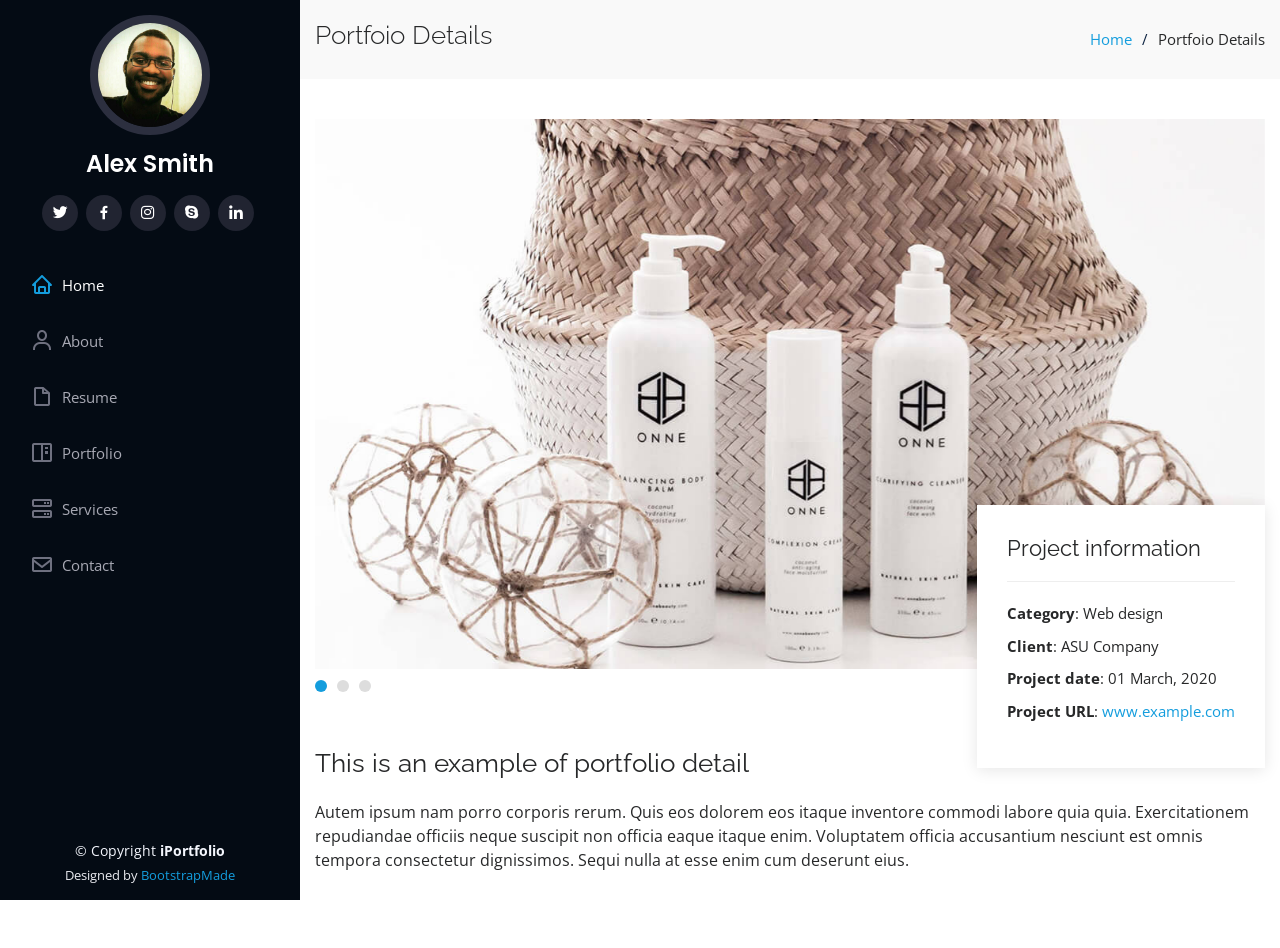
<file: portfolio-details.html>
<!DOCTYPE html>
<html lang="en">

<head>
  <meta charset="utf-8">
  <meta content="width=device-width, initial-scale=1.0" name="viewport">

  <title>Portfolio Details - iPortfolio Bootstrap Template</title>
  <meta content="" name="description">
  <meta content="" name="keywords">

  <!-- Favicons -->
  <link href="assets/img/favicon.png" rel="icon">
  <link href="assets/img/apple-touch-icon.png" rel="apple-touch-icon">

  <!-- Google Fonts -->
  <link href="https://fonts.googleapis.com/css?family=Open+Sans:300,300i,400,400i,600,600i,700,700i|Raleway:300,300i,400,400i,500,500i,600,600i,700,700i|Poppins:300,300i,400,400i,500,500i,600,600i,700,700i" rel="stylesheet">

  <!-- Vendor CSS Files -->
  <link href="assets/vendor/bootstrap/css/bootstrap.min.css" rel="stylesheet">
  <link href="assets/vendor/icofont/icofont.min.css" rel="stylesheet">
  <link href="assets/vendor/boxicons/css/boxicons.min.css" rel="stylesheet">
  <link href="assets/vendor/venobox/venobox.css" rel="stylesheet">
  <link href="assets/vendor/owl.carousel/assets/owl.carousel.min.css" rel="stylesheet">
  <link href="assets/vendor/aos/aos.css" rel="stylesheet">

  <!-- Template Main CSS File -->
  <link href="assets/css/style.css" rel="stylesheet">

  <!-- =======================================================
  * Template Name: iPortfolio - v1.5.1
  * Template URL: https://bootstrapmade.com/iportfolio-bootstrap-portfolio-websites-template/
  * Author: BootstrapMade.com
  * License: https://bootstrapmade.com/license/
  ======================================================== -->
</head>

<body>

  <!-- ======= Mobile nav toggle button ======= -->
  <button type="button" class="mobile-nav-toggle d-xl-none"><i class="icofont-navigation-menu"></i></button>

  <!-- ======= Header ======= -->
  <header id="header">
    <div class="d-flex flex-column">

      <div class="profile">
        <img src="assets/img/profile-img.jpg" alt="" class="img-fluid rounded-circle">
        <h1 class="text-light"><a href="index.html">Alex Smith</a></h1>
        <div class="social-links mt-3 text-center">
          <a href="#" class="twitter"><i class="bx bxl-twitter"></i></a>
          <a href="#" class="facebook"><i class="bx bxl-facebook"></i></a>
          <a href="#" class="instagram"><i class="bx bxl-instagram"></i></a>
          <a href="#" class="google-plus"><i class="bx bxl-skype"></i></a>
          <a href="#" class="linkedin"><i class="bx bxl-linkedin"></i></a>
        </div>
      </div>

      <nav class="nav-menu">
        <ul>
          <li><a href="index.html"><i class="bx bx-home"></i> <span>Home</span></a></li>
          <li><a href="#about"><i class="bx bx-user"></i> <span>About</span></a></li>
          <li><a href="#resume"><i class="bx bx-file-blank"></i> <span>Resume</span></a></li>
          <li class="active"><a href="#portfolio"><i class="bx bx-book-content"></i> Portfolio</a></li>
          <li><a href="#services"><i class="bx bx-server"></i> Services</a></li>
          <li><a href="#contact"><i class="bx bx-envelope"></i> Contact</a></li>

        </ul>
      </nav><!-- .nav-menu -->
      <button type="button" class="mobile-nav-toggle d-xl-none"><i class="icofont-navigation-menu"></i></button>

    </div>
  </header><!-- End Header -->

  <main id="main">

    <!-- ======= Breadcrumbs ======= -->
    <section id="breadcrumbs" class="breadcrumbs">
      <div class="container">

        <div class="d-flex justify-content-between align-items-center">
          <h2>Portfoio Details</h2>
          <ol>
            <li><a href="index.html">Home</a></li>
            <li>Portfoio Details</li>
          </ol>
        </div>

      </div>
    </section><!-- End Breadcrumbs -->

    <!-- ======= Portfolio Details Section ======= -->
    <section id="portfolio-details" class="portfolio-details">
      <div class="container">

        <div class="portfolio-details-container">

          <div class="owl-carousel portfolio-details-carousel">
            <img src="assets/img/portfolio-details-1.jpg" class="img-fluid" alt="">
            <img src="assets/img/portfolio-details-2.jpg" class="img-fluid" alt="">
            <img src="assets/img/portfolio-details-3.jpg" class="img-fluid" alt="">
          </div>

          <div class="portfolio-info">
            <h3>Project information</h3>
            <ul>
              <li><strong>Category</strong>: Web design</li>
              <li><strong>Client</strong>: ASU Company</li>
              <li><strong>Project date</strong>: 01 March, 2020</li>
              <li><strong>Project URL</strong>: <a href="#">www.example.com</a></li>
            </ul>
          </div>

        </div>

        <div class="portfolio-description">
          <h2>This is an example of portfolio detail</h2>
          <p>
            Autem ipsum nam porro corporis rerum. Quis eos dolorem eos itaque inventore commodi labore quia quia. Exercitationem repudiandae officiis neque suscipit non officia eaque itaque enim. Voluptatem officia accusantium nesciunt est omnis tempora consectetur dignissimos. Sequi nulla at esse enim cum deserunt eius.
          </p>
        </div>

      </div>
    </section><!-- End Portfolio Details Section -->

  </main><!-- End #main -->

  <!-- ======= Footer ======= -->
  <footer id="footer">
    <div class="container">
      <div class="copyright">
        &copy; Copyright <strong><span>iPortfolio</span></strong>
      </div>
      <div class="credits">
        <!-- All the links in the footer should remain intact. -->
        <!-- You can delete the links only if you purchased the pro version. -->
        <!-- Licensing information: https://bootstrapmade.com/license/ -->
        <!-- Purchase the pro version with working PHP/AJAX contact form: https://bootstrapmade.com/iportfolio-bootstrap-portfolio-websites-template/ -->
        Designed by <a href="https://bootstrapmade.com/">BootstrapMade</a>
      </div>
    </div>
  </footer><!-- End  Footer -->

  <a href="#" class="back-to-top"><i class="icofont-simple-up"></i></a>

  <!-- Vendor JS Files -->
  <script src="assets/vendor/jquery/jquery.min.js"></script>
  <script src="assets/vendor/bootstrap/js/bootstrap.bundle.min.js"></script>
  <script src="assets/vendor/jquery.easing/jquery.easing.min.js"></script>
  <script src="assets/vendor/php-email-form/validate.js"></script>
  <script src="assets/vendor/waypoints/jquery.waypoints.min.js"></script>
  <script src="assets/vendor/counterup/counterup.min.js"></script>
  <script src="assets/vendor/isotope-layout/isotope.pkgd.min.js"></script>
  <script src="assets/vendor/venobox/venobox.min.js"></script>
  <script src="assets/vendor/owl.carousel/owl.carousel.min.js"></script>
  <script src="assets/vendor/typed.js/typed.min.js"></script>
  <script src="assets/vendor/aos/aos.js"></script>

  <!-- Template Main JS File -->
  <script src="assets/js/main.js"></script>

</body>

</html>
</file>
<file: style.css>
/* =========================================================
   HILLARY SMOKE — PORTFOLIO STYLESHEET
   Plain CSS, responsive layout, no framework required.
   ========================================================= */

@import url('https://fonts.googleapis.com/css2?family=DM+Mono:wght@400;500&family=Manrope:wght@400;500;600;700;800&display=swap');

:root {
  --bg: #0b1020;
  --bg-soft: #10172a;
  --surface: #ffffff;
  --surface-soft: #f5f7fb;
  --ink: #11182b;
  --muted: #667085;
  --light-ink: #e9eefb;
  --light-muted: #a5b0c8;
  --line: #e3e8f2;
  --line-dark: rgba(255,255,255,.12);
  --accent: #7c6cff;
  --accent-2: #37d6c0;
  --accent-3: #a4a0ff;
  --radius: 22px;
  --shadow: 0 18px 55px rgba(22, 32, 60, .09);
  --container: 1160px;
}

* { box-sizing: border-box; }
html { scroll-behavior: smooth; scroll-padding-top: 92px; }
body {
  margin: 0;
  color: var(--ink);
  background: var(--surface);
  font-family: 'Manrope', system-ui, -apple-system, BlinkMacSystemFont, 'Segoe UI', sans-serif;
  line-height: 1.7;
  -webkit-font-smoothing: antialiased;
}
body, button, input { font-family: 'Manrope', system-ui, sans-serif; }
a { color: inherit; text-decoration: none; }
a:focus-visible, input:focus-visible, label:focus-visible { outline: 3px solid var(--accent-2); outline-offset: 4px; }
img, svg { max-width: 100%; }
p { margin-top: 0; }
.container { width: min(var(--container), calc(100% - 48px)); margin-inline: auto; }
.section { padding: 112px 0; position: relative; }
.section-tinted { background: var(--surface-soft); }
.section-dark { color: var(--light-ink); background: var(--bg); overflow: hidden; }
.skip-link { position: absolute; top: -100px; left: 16px; z-index: 1000; padding: 10px 14px; background: white; color: var(--ink); border-radius: 8px; }
.skip-link:focus { top: 12px; }
.gradient-text { color: var(--accent); background: linear-gradient(105deg, #8b7cff 5%, #5f87ff 48%, #2ecfb9 100%); -webkit-background-clip: text; background-clip: text; -webkit-text-fill-color: transparent; }
.eyebrow { display: flex; align-items: center; gap: 10px; margin-bottom: 20px; color: #7770dd; font: 500 .72rem/1.5 'DM Mono', monospace; letter-spacing: .13em; text-transform: uppercase; }
.section-dark .eyebrow { color: #a9a3ff; }
.status-dot { display: inline-block; width: 8px; height: 8px; border-radius: 50%; background: var(--accent-2); box-shadow: 0 0 0 5px rgba(55,214,192,.12); }
h1, h2, h3, h4 { margin-top: 0; line-height: 1.15; letter-spacing: -.045em; }
h1 { max-width: 760px; margin-bottom: 24px; font-size: clamp(2.8rem, 6.2vw, 5.5rem); font-weight: 800; }
h2 { margin-bottom: 22px; font-size: clamp(2.15rem, 4.3vw, 3.8rem); font-weight: 800; }
h3 { font-size: 1.24rem; font-weight: 800; }
.section-heading { max-width: 700px; margin-bottom: 50px; }
.section-heading h2 { margin-bottom: 18px; }
.section-intro { max-width: 650px; margin-bottom: 0; color: var(--muted); font-size: 1.03rem; }
.section-dark .section-intro { color: var(--light-muted); }
.section-heading.centered { margin-inline: auto; text-align: center; }
.section-heading.centered .eyebrow { justify-content: center; }
.section-heading.centered .section-intro { margin-inline: auto; }
.fine-print { margin: 22px 0 0; color: #778197; font-size: .78rem; line-height: 1.7; }

/* Header and navigation */
.site-header { position: sticky; top: 0; z-index: 100; background: rgba(255,255,255,.91); border-bottom: 1px solid rgba(220,226,238,.75); backdrop-filter: blur(18px); }
.nav-wrap { min-height: 82px; display: flex; align-items: center; justify-content: space-between; gap: 28px; }
.brand { display: inline-flex; align-items: center; gap: 12px; min-width: 210px; }
.brand-mark { display: grid; width: 42px; height: 42px; place-items: center; color: white; border-radius: 13px; background: linear-gradient(135deg, #7767fa, #42cbbf); font-size: .9rem; font-weight: 800; letter-spacing: -.04em; box-shadow: 0 7px 18px rgba(105,102,237,.25); }
.brand-copy { display: grid; gap: 1px; }
.brand-copy strong { font-size: .9rem; letter-spacing: -.025em; }
.brand-copy small { color: #7a8397; font-size: .69rem; }
.main-nav { display: flex; align-items: center; gap: clamp(16px, 2.1vw, 30px); }
.main-nav a { color: #505b70; font-size: .79rem; font-weight: 700; transition: color .2s ease; }
.main-nav a:hover { color: var(--accent); }
.main-nav .nav-cta { padding: 11px 16px; color: white; border-radius: 10px; background: var(--bg); }
.main-nav .nav-cta:hover { color: white; background: #292b50; }
.nav-toggle, .nav-toggle-label { display: none; }

/* Hero */
.hero { padding: 96px 0 36px; color: var(--light-ink); background: radial-gradient(ellipse at 75% 15%, rgba(76,83,180,.16), transparent 38%), var(--bg); overflow: hidden; }
.hero-grid { display: grid; grid-template-columns: 1.04fr .96fr; align-items: center; gap: 48px; min-height: 530px; position: relative; z-index: 1; }
.hero-copy { padding-bottom: 30px; }
.hero .eyebrow { color: #a8a1ff; }
.hero h1 { max-width: 680px; }
.hero-lede { max-width: 650px; color: #dce3f4; font-size: clamp(1.05rem, 1.6vw, 1.25rem); line-height: 1.75; }
.hero-support { max-width: 630px; margin-bottom: 30px; color: var(--light-muted); font-size: .94rem; }
.hero-actions { display: flex; flex-wrap: wrap; gap: 12px; }
.button { display: inline-flex; align-items: center; justify-content: center; gap: 12px; min-height: 49px; padding: 13px 19px; border: 1px solid transparent; border-radius: 11px; font-size: .84rem; font-weight: 800; transition: transform .2s ease, box-shadow .2s ease, background .2s ease; }
.button:hover { transform: translateY(-2px); }
.button-primary { color: white; background: linear-gradient(105deg, #7767fa, #5b8bff); box-shadow: 0 10px 25px rgba(104,102,245,.24); }
.button-primary:hover { box-shadow: 0 13px 30px rgba(104,102,245,.34); }
.button-secondary { color: white; border-color: rgba(255,255,255,.2); background: rgba(255,255,255,.04); }
.button-secondary:hover { background: rgba(255,255,255,.09); }
.button-light { color: #151a30; background: white; }
.button-full { width: 100%; }
.hero-trust { display: flex; align-items: center; gap: 13px; margin-top: 42px; }
.trust-icon { display: grid; width: 42px; height: 42px; place-items: center; color: #b9b2ff; border: 1px solid rgba(164,160,255,.25); border-radius: 12px; background: rgba(124,108,255,.1); font-size: 1.3rem; }
.hero-trust span:last-child { display: grid; gap: 2px; }
.hero-trust strong { font-size: .8rem; }
.hero-trust small { color: #8d99b5; font-size: .7rem; }
.hero-visual { min-height: 440px; display: grid; place-items: center; position: relative; }
.hero-glow { position: absolute; width: 420px; height: 420px; border-radius: 50%; filter: blur(90px); opacity: .13; pointer-events: none; }
.glow-one { top: -170px; right: 0; background: #7969ff; }
.glow-two { bottom: -190px; left: 25%; background: #2fd7c3; }
.orbit { position: absolute; border: 1px solid rgba(164,160,255,.15); border-radius: 50%; transform: rotate(-25deg); }
.orbit-one { width: 440px; height: 300px; }
.orbit-two { width: 500px; height: 360px; transform: rotate(45deg); border-color: rgba(55,214,192,.12); }
.visual-card { position: relative; z-index: 2; width: min(100%, 440px); border: 1px solid rgba(255,255,255,.13); border-radius: 19px; background: linear-gradient(145deg, rgba(27,36,63,.97), rgba(15,21,39,.97)); box-shadow: 0 28px 90px rgba(0,0,0,.35); overflow: hidden; }
.visual-top { display: flex; align-items: center; gap: 13px; padding: 15px 18px; color: #a8b2ca; border-bottom: 1px solid rgba(255,255,255,.09); font: .65rem 'DM Mono', monospace; }
.window-dots { display: flex; gap: 5px; }
.window-dots i { display: block; width: 7px; height: 7px; border-radius: 50%; background: #f07d91; }
.window-dots i:nth-child(2) { background: #e9c46a; }
.window-dots i:nth-child(3) { background: #4dd4b2; }
.live-label { margin-left: auto; color: #58d9bb; font-size: .58rem; }
.code-lines { padding: 23px 22px 17px; font: .78rem/1.95 'DM Mono', monospace; }
.code-lines p { margin: 0; white-space: nowrap; }
.code-muted { display: inline-block; width: 25px; color: #68748e; }
.code-purple { color: #b9a7ff; }
.code-green { color: #73e4c5; }
.visual-bottom { display: flex; align-items: center; gap: 10px; padding: 13px 19px; color: #a5b0c8; border-top: 1px solid rgba(255,255,255,.08); font-size: .66rem; }
.pulse-line { display: inline-block; width: 7px; height: 7px; border-radius: 50%; background: #4bd9b5; box-shadow: 0 0 0 5px rgba(75,217,181,.1); }
.floating-chip { position: absolute; z-index: 3; display: flex; align-items: center; gap: 9px; padding: 12px 15px; color: #e7ebf7; border: 1px solid rgba(255,255,255,.15); border-radius: 12px; background: rgba(22,30,53,.9); box-shadow: 0 15px 40px rgba(0,0,0,.22); font-size: .7rem; font-weight: 700; backdrop-filter: blur(12px); }
.floating-chip span { color: #7de3d0; font-size: 1.1rem; }
.chip-top { top: 45px; right: -10px; }
.chip-bottom { bottom: 50px; left: -15px; }
.visual-stamp { position: absolute; right: -8px; bottom: 0; display: flex; gap: 5px; align-items: center; color: #7e8ba9; font: .57rem 'DM Mono', monospace; letter-spacing: .08em; }
.visual-stamp strong { color: #a4a0ff; font-weight: 500; }
.hero-bottom { display: flex; align-items: center; gap: 28px; padding-top: 31px; border-top: 1px solid rgba(255,255,255,.1); }
.hero-bottom > span { flex-shrink: 0; color: #8793af; font: .63rem 'DM Mono', monospace; letter-spacing: .1em; }
.focus-list { display: flex; flex-wrap: wrap; align-items: center; gap: 14px; color: #d0d7e9; font-size: .72rem; }
.focus-list i { display: block; width: 4px; height: 4px; border-radius: 50%; background: #7b70f7; }

/* Intro strip */
.intro-strip { padding: 30px 0; background: #f1f3ff; }
.intro-strip-grid { display: grid; grid-template-columns: 170px 1fr; align-items: center; gap: 35px; }
.strip-label { margin: 0; color: #6f67d8; font: .7rem 'DM Mono', monospace; letter-spacing: .12em; }
.intro-strip-grid p:last-child { margin: 0; color: #46506a; font-size: .96rem; }
.intro-strip strong { color: #151a30; }

/* About */
.about-grid { display: grid; grid-template-columns: .8fr 1.2fr; gap: 90px; }
.about-grid .section-heading { position: sticky; top: 125px; align-self: start; }
.about-content > p { color: var(--muted); font-size: .95rem; }
.about-content .large-copy { color: var(--ink); font-size: 1.27rem; font-weight: 700; line-height: 1.65; }
.about-values { display: grid; grid-template-columns: repeat(3, 1fr); gap: 16px; margin-top: 34px; }
.about-values article { padding: 19px; border: 1px solid var(--line); border-radius: 15px; background: #fff; }
.value-number { display: block; margin-bottom: 18px; color: #7770e8; font: .72rem 'DM Mono', monospace; }
.about-values h3 { margin-bottom: 9px; font-size: .92rem; letter-spacing: -.025em; }
.about-values p { margin: 0; color: var(--muted); font-size: .77rem; line-height: 1.7; }

/* Expertise */
.expertise-grid { display: grid; grid-template-columns: repeat(3, 1fr); gap: 18px; }
.expertise-card { position: relative; padding: 28px; border: 1px solid #e5e9f2; border-radius: 18px; background: white; box-shadow: 0 7px 25px rgba(26,38,70,.025); transition: transform .2s ease, box-shadow .2s ease; }
.expertise-card:hover { transform: translateY(-4px); box-shadow: var(--shadow); }
.card-icon { display: grid; width: 47px; height: 47px; place-items: center; margin-bottom: 25px; color: #6c63e8; border-radius: 14px; background: #f0efff; font-size: 1.35rem; }
.card-index { position: absolute; top: 34px; right: 28px; color: #a1a9b9; font: .7rem 'DM Mono', monospace; }
.expertise-card h3 { max-width: 260px; margin-bottom: 12px; }
.expertise-card > p { min-height: 76px; margin-bottom: 20px; color: var(--muted); font-size: .84rem; }
.tag-list { display: flex; flex-wrap: wrap; gap: 7px; }
.tag-list span { display: inline-block; padding: 5px 9px; color: #5f687d; border: 1px solid #e7eaf2; border-radius: 7px; background: #fafbfe; font-size: .65rem; font-weight: 700; }

/* Services */
.services-layout { display: grid; grid-template-columns: 1.35fr .65fr; align-items: start; gap: 48px; }
.service-list { border-top: 1px solid var(--line); }
.service-item { display: grid; grid-template-columns: 42px 1fr 20px; gap: 18px; padding: 26px 0; border-bottom: 1px solid var(--line); }
.service-num { padding-top: 4px; color: #8178e8; font: .72rem 'DM Mono', monospace; }
.service-item h3 { margin-bottom: 9px; }
.service-item p { margin-bottom: 12px; color: var(--muted); font-size: .85rem; }
.service-outcome { color: #747e92; font-size: .75rem; }
.service-outcome strong { color: #3b4356; }
.service-arrow { color: #8a83e9; font-size: 1.2rem; }
.service-aside { position: sticky; top: 110px; }
.aside-card { padding: 30px; color: white; border-radius: 20px; background: linear-gradient(145deg, #171e38, #0c1224); box-shadow: 0 20px 50px rgba(13,20,43,.15); }
.aside-card .eyebrow { color: #aaa3ff; }
.aside-card h3 { font-size: 1.7rem; }
.aside-card > p:not(.eyebrow) { color: #aeb8ce; font-size: .85rem; }
.check-list { display: grid; gap: 11px; margin: 26px 0 0; padding: 0; list-style: none; color: #d6deee; font-size: .76rem; }
.check-list li::before { content: '✓'; margin-right: 9px; color: #5de0c2; font-weight: 800; }
.service-aside > .fine-print { padding: 0 6px; }

/* Projects */
.projects-grid { display: grid; grid-template-columns: repeat(2, minmax(0, 1fr)); gap: 20px; }
.project-card { overflow: hidden; border: 1px solid var(--line-dark); border-radius: 18px; background: rgba(255,255,255,.035); transition: transform .2s ease, border-color .2s ease; }
.project-card:hover { transform: translateY(-4px); border-color: rgba(164,160,255,.42); }
.project-art { position: relative; display: flex; min-height: 185px; align-items: center; justify-content: center; overflow: hidden; background: #151d35; }
.project-art::before, .project-art::after { position: absolute; content: ''; border: 1px solid rgba(255,255,255,.1); border-radius: 50%; }
.project-art::before { width: 230px; height: 230px; }
.project-art::after { width: 320px; height: 320px; }
.art-caption { position: absolute; bottom: 16px; left: 19px; z-index: 1; color: rgba(235,240,255,.7); font: .58rem 'DM Mono', monospace; letter-spacing: .14em; }
.art-clyix { background: radial-gradient(circle at 70% 20%, #5c5cb4, transparent 40%), linear-gradient(135deg, #1b2447, #0b1225); }
.art-monogram { z-index: 1; color: white; font-size: 5.8rem; font-weight: 800; letter-spacing: -.12em; text-shadow: 0 12px 35px rgba(0,0,0,.3); }
.art-orbit { position: absolute; width: 150px; height: 150px; border: 1px solid rgba(92,222,205,.4); border-radius: 50%; transform: translate(35px,-10px); }
.art-unisms { background: radial-gradient(circle at 80% 20%, rgba(57,211,190,.3), transparent 38%), linear-gradient(135deg, #142e43, #10182c); }
.big-letters { z-index: 1; color: white; font-size: 3.4rem; font-weight: 800; letter-spacing: -.08em; }
.big-letters span { color: #53dfc4; }
.art-makaha { background: radial-gradient(circle at 20% 20%, rgba(255,195,102,.22), transparent 42%), linear-gradient(135deg, #30294a, #151c33); }
.school-icon { z-index: 1; color: #ffd28c; font-size: 5rem; }
.art-wifi { background: radial-gradient(circle at 75% 25%, rgba(82,138,255,.28), transparent 42%), linear-gradient(135deg, #112d4b, #101629); }
.wifi-symbol { z-index: 1; color: #79d9f5; font-size: 5rem; font-weight: 800; letter-spacing: -.1em; transform: rotate(-90deg); }
.art-tools { background: radial-gradient(circle at 20% 20%, rgba(164,160,255,.28), transparent 42%), linear-gradient(135deg, #28274f, #11162a); }
.tools-symbol { z-index: 1; color: #c4beff; font: 800 4.5rem 'DM Mono', monospace; }
.art-ops { background: radial-gradient(circle at 75% 20%, rgba(55,214,192,.23), transparent 40%), linear-gradient(135deg, #153b3b, #101629); }
.ops-symbol { z-index: 1; color: #7ee7cc; font: 800 4.8rem 'DM Mono', monospace; }
.art-health { background: radial-gradient(circle at 25% 20%, rgba(255,121,151,.18), transparent 40%), linear-gradient(135deg, #34213d, #101629); }
.health-symbol { z-index: 1; color: #ff9bb4; font-size: 6rem; font-weight: 800; }
.art-zibnb { background: radial-gradient(circle at 75% 20%, rgba(255,192,120,.2), transparent 40%), linear-gradient(135deg, #3a2b3c, #111629); }
.z-symbol { z-index: 1; color: #ffd4a0; font-size: 6rem; font-weight: 800; }
.project-body { padding: 24px 25px 26px; }
.project-meta { display: flex; flex-wrap: wrap; align-items: center; justify-content: space-between; gap: 8px; margin-bottom: 17px; color: #9ba6c0; font: .59rem 'DM Mono', monospace; letter-spacing: .07em; }
.status-pill { padding: 5px 8px; color: #76e0c6; border: 1px solid rgba(118,224,198,.2); border-radius: 6px; background: rgba(118,224,198,.07); letter-spacing: .04em; }
.status-build { color: #d2c5ff; border-color: rgba(164,160,255,.22); background: rgba(164,160,255,.08); }
.project-body h3 { margin-bottom: 12px; color: #f5f7ff; font-size: 1.35rem; }
.project-body > p { min-height: 100px; margin-bottom: 19px; color: #aeb8ce; font-size: .83rem; }
.project-body .tag-list { margin-bottom: 21px; }
.project-body .tag-list span { color: #b5bfd5; border-color: rgba(255,255,255,.1); background: rgba(255,255,255,.04); }
.text-link { display: inline-flex; align-items: center; gap: 9px; color: #a8a2ff; font-size: .78rem; font-weight: 800; }
.text-link:hover { color: #71e1ce; }
.text-note { color: #aeb8ce; font-size: .74rem; }
.projects-footer { display: flex; align-items: center; justify-content: space-between; gap: 25px; margin-top: 35px; padding: 25px 28px; border: 1px solid rgba(255,255,255,.1); border-radius: 15px; background: rgba(255,255,255,.035); }
.projects-footer p { margin: 0; color: #c7d0e3; font-size: .9rem; }

/* Process */
.process-grid { display: grid; grid-template-columns: .8fr 1.2fr; gap: 90px; }
.process-list { border-top: 1px solid var(--line); }
.process-list article { display: grid; grid-template-columns: 45px 1fr; gap: 18px; padding: 22px 0; border-bottom: 1px solid var(--line); }
.process-list article > span { color: #8279e9; font: .76rem 'DM Mono', monospace; }
.process-list h3 { margin-bottom: 7px; font-size: 1.05rem; }
.process-list p { margin: 0; color: var(--muted); font-size: .84rem; }

/* Timeline */
.timeline { max-width: 900px; margin: 0 auto; }
.timeline-item { display: grid; grid-template-columns: 170px 22px 1fr; gap: 23px; min-height: 145px; }
.timeline-date { padding-top: 27px; color: #7770db; font: .68rem 'DM Mono', monospace; letter-spacing: .04em; }
.timeline-marker { position: relative; display: flex; justify-content: center; }
.timeline-marker::before { position: absolute; top: 30px; bottom: -2px; width: 1px; background: #d9dced; content: ''; }
.timeline-marker::after { position: absolute; top: 28px; width: 9px; height: 9px; border: 3px solid #f4f3ff; border-radius: 50%; background: #7770e8; box-shadow: 0 0 0 1px #b9b5fa; content: ''; }
.timeline-item:last-child .timeline-marker::before { display: none; }
.timeline-card { margin-bottom: 20px; padding: 24px 28px; border: 1px solid #e4e8f1; border-radius: 15px; background: white; box-shadow: 0 8px 25px rgba(20,31,60,.025); }
.timeline-type { display: block; margin-bottom: 10px; color: #8279e9; font: .61rem 'DM Mono', monospace; letter-spacing: .1em; }
.timeline-card h3 { margin-bottom: 5px; font-size: 1.2rem; }
.timeline-card h4 { margin-bottom: 11px; color: #68738a; font-size: .82rem; font-weight: 700; letter-spacing: 0; }
.timeline-card p { margin-bottom: 0; color: var(--muted); font-size: .83rem; }
.timeline-card .timeline-note { margin-top: 10px; color: #8a93a5; font-size: .72rem; }

/* Education */
.education-grid { display: grid; grid-template-columns: .8fr 1.2fr; gap: 90px; }
.education-cards { display: grid; gap: 16px; }
.education-card { display: flex; gap: 20px; padding: 25px; border: 1px solid var(--line); border-radius: 16px; background: white; }
.education-icon { display: grid; flex-shrink: 0; width: 48px; height: 48px; place-items: center; color: #6e65e8; border-radius: 13px; background: #f0efff; font-size: 1.35rem; }
.education-year { display: block; margin-bottom: 9px; color: #8279e9; font: .67rem 'DM Mono', monospace; }
.education-card h3 { margin-bottom: 8px; font-size: 1.07rem; }
.education-card p { margin-bottom: 10px; color: #6d778b; font-size: .85rem; }
.education-detail { color: #8a93a5; font-size: .74rem; }

/* Principles */
.principles-grid { display: grid; grid-template-columns: repeat(4, 1fr); gap: 17px; }
.principles-grid article { padding: 25px; border: 1px solid #e5e9f2; border-radius: 16px; background: white; }
.principles-grid article > span { display: grid; width: 42px; height: 42px; place-items: center; margin-bottom: 24px; color: #6c63e8; border-radius: 12px; background: #f0efff; font-size: 1.2rem; }
.principles-grid h3 { margin-bottom: 10px; font-size: 1rem; }
.principles-grid p { margin: 0; color: var(--muted); font-size: .79rem; }

/* Collaboration */
.collaboration-grid { display: grid; grid-template-columns: .85fr 1.15fr; gap: 90px; }
.collaboration-options { display: grid; grid-template-columns: repeat(2, 1fr); gap: 14px; }
.collaboration-options article { display: flex; gap: 14px; padding: 22px; border: 1px solid var(--line); border-radius: 15px; }
.collab-icon { display: grid; flex-shrink: 0; width: 38px; height: 38px; place-items: center; color: #6e65e8; border-radius: 11px; background: #f0efff; }
.collaboration-options h3 { margin: 3px 0 8px; font-size: .95rem; }
.collaboration-options p { margin: 0; color: var(--muted); font-size: .77rem; }

/* Contact and footer */
.contact-section { padding: 100px 0; color: var(--light-ink); background: radial-gradient(ellipse at 10% 20%, rgba(97,90,210,.18), transparent 38%), var(--bg); }
.contact-grid { display: grid; grid-template-columns: 1.1fr .9fr; gap: 90px; align-items: center; }
.contact-section .eyebrow { color: #aaa3ff; }
.contact-section h2 { font-size: clamp(2.3rem, 4.4vw, 3.8rem); }
.contact-lede { max-width: 590px; margin-bottom: 28px; color: #aab5cc; font-size: .95rem; }
.contact-panel { padding: 30px; border: 1px solid rgba(255,255,255,.13); border-radius: 18px; background: rgba(255,255,255,.045); }
.contact-label { margin-bottom: 9px; color: #8e9ab6; font: .64rem 'DM Mono', monospace; letter-spacing: .1em; }
.contact-email { display: inline-block; color: white; font-size: clamp(1rem, 2vw, 1.35rem); font-weight: 800; overflow-wrap: anywhere; }
.contact-divider { height: 1px; margin: 23px 0; background: rgba(255,255,255,.11); }
.contact-panel > a:not(.contact-email) { display: flex; justify-content: space-between; padding: 7px 0; color: #d5dcef; font-size: .83rem; }
.contact-panel > a:not(.contact-email):hover { color: #8ee6d6; }
.contact-panel > a span { color: #aaa3ff; }
.location-copy { margin: 0; color: #c0c9dd; font-size: .82rem; }
.site-footer { color: #c8d0e2; background: #080d1a; }
.footer-main { display: flex; align-items: center; justify-content: space-between; gap: 25px; padding: 30px 0; }
.footer-brand .brand-copy strong { color: white; }
.footer-brand .brand-copy small { color: #8894ad; }
.footer-links { display: flex; flex-wrap: wrap; gap: 22px; }
.footer-links a, .back-top { color: #aab4c9; font-size: .75rem; }
.footer-links a:hover, .back-top:hover { color: white; }
.footer-bottom { display: flex; justify-content: space-between; gap: 20px; padding: 18px 0 24px; border-top: 1px solid rgba(255,255,255,.1); color: #78849c; font-size: .68rem; }

/* Responsive */
@media (max-width: 1020px) {
  .main-nav { gap: 14px; }
  .main-nav a { font-size: .72rem; }
  .hero-grid { gap: 25px; }
  .about-grid, .process-grid, .education-grid, .collaboration-grid { gap: 50px; }
  .expertise-card { padding: 23px; }
  .services-layout { gap: 30px; }
  .principles-grid { grid-template-columns: repeat(2, 1fr); }
}
@media (max-width: 820px) {
  .section { padding: 82px 0; }
  .nav-wrap { min-height: 72px; }
  .nav-toggle-label { display: grid; gap: 5px; width: 42px; height: 42px; place-content: center; cursor: pointer; border: 1px solid var(--line); border-radius: 10px; background: white; }
  .nav-toggle-label span { display: block; width: 18px; height: 2px; border-radius: 2px; background: #172039; }
  .main-nav { position: absolute; top: 72px; left: 0; right: 0; display: none; align-items: stretch; padding: 18px 24px 24px; border-bottom: 1px solid var(--line); background: white; box-shadow: 0 15px 30px rgba(20,30,60,.08); }
  .main-nav a { padding: 10px 0; font-size: .84rem; }
  .main-nav .nav-cta { padding: 12px 15px; text-align: center; }
  .nav-toggle:checked ~ .main-nav { display: flex; flex-direction: column; gap: 5px; }
  .hero { padding-top: 65px; }
  .hero-grid { grid-template-columns: 1fr; }
  .hero-copy { padding-bottom: 0; }
  .hero-visual { min-height: 410px; margin-top: 5px; }
  .hero-bottom { align-items: flex-start; flex-direction: column; gap: 13px; margin-top: 18px; }
  .about-grid, .process-grid, .education-grid, .collaboration-grid, .contact-grid { grid-template-columns: 1fr; gap: 38px; }
  .about-grid .section-heading, .service-aside { position: static; }
  .about-values { grid-template-columns: repeat(3, 1fr); }
  .expertise-grid { grid-template-columns: repeat(2, 1fr); }
  .services-layout { grid-template-columns: 1fr; }
  .service-aside { max-width: 550px; }
  .projects-grid { gap: 15px; }
  .project-body { padding: 21px; }
  .project-body > p { min-height: 0; }
  .timeline-item { grid-template-columns: 130px 18px 1fr; gap: 15px; }
  .contact-grid { gap: 35px; }
  .contact-panel { max-width: 600px; }
}
@media (max-width: 600px) {
  .container { width: min(100% - 34px, var(--container)); }
  .section { padding: 68px 0; }
  h1 { font-size: clamp(2.55rem, 12vw, 4rem); }
  h2 { font-size: clamp(2rem, 9vw, 3rem); }
  .brand { min-width: 0; }
  .brand-copy small { font-size: .63rem; }
  .hero { padding-top: 52px; }
  .hero .eyebrow { font-size: .62rem; }
  .hero-lede { font-size: 1rem; }
  .hero-support { font-size: .86rem; }
  .hero-actions { align-items: stretch; flex-direction: column; }
  .hero-actions .button { width: 100%; }
  .hero-trust { margin-top: 28px; }
  .hero-visual { min-height: 345px; margin-inline: -5px; }
  .visual-card { width: 100%; }
  .code-lines { padding: 18px 12px 14px; font-size: .64rem; }
  .visual-top { padding: 12px; }
  .floating-chip { padding: 9px 11px; font-size: .61rem; }
  .chip-top { top: 5px; right: -3px; }
  .chip-bottom { bottom: 20px; left: -3px; }
  .visual-stamp { right: 0; bottom: -3px; font-size: .48rem; }
  .orbit-one { width: 320px; height: 240px; }
  .orbit-two { width: 340px; height: 280px; }
  .focus-list { gap: 8px 11px; font-size: .66rem; }
  .intro-strip { padding: 24px 0; }
  .intro-strip-grid { grid-template-columns: 1fr; gap: 9px; }
  .intro-strip-grid p:last-child { font-size: .87rem; }
  .section-heading { margin-bottom: 34px; }
  .about-values { grid-template-columns: 1fr; }
  .about-values article { padding: 18px; }
  .value-number { margin-bottom: 10px; }
  .expertise-grid, .projects-grid, .collaboration-options { grid-template-columns: 1fr; }
  .expertise-card > p { min-height: 0; }
  .service-item { grid-template-columns: 29px 1fr 14px; gap: 11px; padding: 22px 0; }
  .service-item h3 { font-size: 1.05rem; }
  .service-item p { font-size: .82rem; }
  .aside-card { padding: 24px; }
  .project-art { min-height: 165px; }
  .project-body { padding: 21px; }
  .project-body h3 { font-size: 1.2rem; }
  .projects-footer { align-items: stretch; flex-direction: column; padding: 22px; }
  .projects-footer .button { width: 100%; }
  .timeline-item { grid-template-columns: 1fr 16px; gap: 12px; }
  .timeline-date { grid-column: 1; padding-top: 10px; }
  .timeline-marker { grid-column: 2; grid-row: 1 / span 2; }
  .timeline-marker::before { top: 13px; }
  .timeline-marker::after { top: 11px; }
  .timeline-card { grid-column: 1 / -1; grid-row: 2; margin-bottom: 23px; padding: 21px; }
  .education-card { padding: 20px; gap: 14px; }
  .principles-grid { grid-template-columns: 1fr; }
  .principles-grid article { padding: 22px; }
  .contact-section { padding: 70px 0; }
  .contact-panel { padding: 23px; }
  .footer-main { align-items: flex-start; flex-direction: column; }
  .footer-links { gap: 15px; }
  .footer-bottom { flex-direction: column; gap: 6px; }
}
@media (prefers-reduced-motion: reduce) {
  html { scroll-behavior: auto; }
  *, *::before, *::after { transition-duration: .01ms !important; animation-duration: .01ms !important; animation-iteration-count: 1 !important; }
}
</file>
<file: assets/vendor/venobox/venobox.css>
/* ------ venobox.css --------*/
.vbox-overlay *, .vbox-overlay *:before, .vbox-overlay *:after{
    -webkit-backface-visibility: hidden;
    -webkit-box-sizing:border-box;
    -moz-box-sizing:border-box;
    box-sizing:border-box;
}
.vbox-overlay * { 
    -webkit-backface-visibility: visible;
    backface-visibility: visible;
}
.vbox-overlay{
    display: -webkit-flex;
    display: flex;
    -webkit-flex-direction: column;
    flex-direction: column;
    -webkit-justify-content: center;
    justify-content: center;
    -webkit-align-items: center;
    align-items: center;
    position: fixed;
    left: 0;
    top: 0;
    bottom: 0;
    right: 0;
    z-index: 999999;
}

/* ----- navigation ----- */
.vbox-title{
    width: 100%;
    height: 40px;
    float: left;
    text-align: center;
    line-height: 28px;
    font-size: 12px;
    padding: 6px 50px;
    overflow: hidden;
    position: fixed;
    display: none;
    left: 0;
    z-index: 89;
}
.vbox-close{
    cursor: pointer;
    position: fixed;
    top: -1px;
    right: 0;
    width: 50px;
    height: 40px;
    padding: 6px;
    display: block;
    background-position:10px center;
    overflow: hidden;
    font-size: 24px;
    line-height: 1;
    text-align: center;
    z-index: 99;
}
.vbox-left{
    cursor: pointer;
    position: fixed;
    left: 0;
    height: 40px;
    overflow: hidden;
    line-height: 28px;
    font-size: 12px;
    z-index: 99;
    display: flex;
    align-items:center;
}
.vbox-num{
    display: inline-block;
    margin: 6px 0 6px 15px;
}
/* ----- Social share ----- */
.vbox-share{
    line-height: 28px;
    font-size: 12px;
    overflow: hidden;
    position: fixed;
    left: 0;
    z-index: 98;
    display: flex;
    align-items:center;
    justify-content: center;
    width: 100%;
    text-align: center;
}
.vbox-share svg{
    max-height: 28px;
    width: 28px;
    z-index: 10;
    margin-left: 12px;
    margin-top: 6px;
    margin-bottom: 6px;
    vertical-align: middle;
}


/* ----- navigation ARROWS ----- */
.vbox-next, .vbox-prev{
    position: fixed;
    top: 50%;
    margin-top: -15px;
    overflow: hidden;
    cursor: pointer;
    display: block;
    width: 45px;
    height: 45px;
    z-index: 99;
}
.vbox-next span, .vbox-prev span{
    position: relative;
    width: 20px;
    height: 20px;
    border: 2px solid transparent;
    border-top-color: #B6B6B6;
    border-right-color: #B6B6B6;
    text-indent: -100px;
    position: absolute;
    top: 8px;
    display: block;
}
.vbox-prev{
    left: 15px;
}
.vbox-next{
    right: 15px;
}
.vbox-prev span{
    left: 10px;
    -ms-transform: rotate(-135deg);
    -webkit-transform: rotate(-135deg);
    transform: rotate(-135deg);
}
.vbox-next span{
    -ms-transform: rotate(45deg);
    -webkit-transform: rotate(45deg);
    transform: rotate(45deg);
    right: 10px;
}
/* ------- inline window ------ */
.vbox-inline{
    width: 420px;
    height: 315px;
    height: 70vh;
    padding: 10px;
    background: #fff;
    margin: 0 auto;
    overflow: auto;
    text-align: left;
}
/* ------- Video & iFrames window ------ */
.venoframe{
    max-width: 100%;
    width: 100%;
    border: none;
    width: 100%;
    height: 260px;
    height: 70vh;
}
.venoframe.vbvid{
    height: 260px;
}
@media (min-width: 768px) {
    .venoframe, .vbox-inline{
        width: 90%;
        height: 360px;
        height: 70vh;
    }
    .venoframe.vbvid{
        width: 640px;
        height: 360px;
    }
}
@media (min-width: 992px) {
    .venoframe, .vbox-inline{
        max-width: 1200px;
        width: 80%;
        height: 540px;
        height: 70vh;
    }
    .venoframe.vbvid{
        width: 960px;
        height: 540px;
    }
}
/* 
Please do NOT edit this part! 
or at least read this note: http://i.imgur.com/7C0ws9e.gif
*/
.vbox-open{
    overflow: hidden;
}
.vbox-container{
    position: absolute;
    left: 0;
    right: 0;
    top: 0;
    bottom: 0;
    overflow-x: hidden;
    overflow-y: scroll;
    overflow-scrolling: touch;
    -webkit-overflow-scrolling: touch;
    z-index: 20;
    max-height: 100%;

}

.vbox-content{
    text-align: center;
    float: left;
    width: 100%;
    position: relative;
    overflow: hidden;
    padding: 20px 4%;
}
.vbox-container img{
    max-width: 100%;
    height: auto;
}
.vbox-figlio{
    box-shadow: 0 0 12px rgba(0,0,0,0.19), 0 6px 6px rgba(0,0,0,0.23);
    max-width: 100%;
    text-align: initial;
}
img.vbox-figlio{
    -webkit-user-select: none;
-khtml-user-select: none;
-moz-user-select: none;
-o-user-select: none;
user-select: none;
}
.vbox-content.swipe-left{
    margin-left: -200px !important;
}
.vbox-content.swipe-right{
    margin-left: 200px !important;
}
.vbox-animated{
    webkit-transition: margin 300ms ease-out;
    transition: margin 300ms ease-out;
}

/* ---------- preloader ----------
 * SPINKIT 
 * http://tobiasahlin.com/spinkit/
-------------------------------- */
.sk-double-bounce,.sk-rotating-plane{width:40px;height:40px;margin:40px auto}.sk-rotating-plane{background-color:#333;-webkit-animation:sk-rotatePlane 1.2s infinite ease-in-out;animation:sk-rotatePlane 1.2s infinite ease-in-out}@-webkit-keyframes sk-rotatePlane{0%{-webkit-transform:perspective(120px) rotateX(0) rotateY(0);transform:perspective(120px) rotateX(0) rotateY(0)}50%{-webkit-transform:perspective(120px) rotateX(-180.1deg) rotateY(0);transform:perspective(120px) rotateX(-180.1deg) rotateY(0)}100%{-webkit-transform:perspective(120px) rotateX(-180deg) rotateY(-179.9deg);transform:perspective(120px) rotateX(-180deg) rotateY(-179.9deg)}}@keyframes sk-rotatePlane{0%{-webkit-transform:perspective(120px) rotateX(0) rotateY(0);transform:perspective(120px) rotateX(0) rotateY(0)}50%{-webkit-transform:perspective(120px) rotateX(-180.1deg) rotateY(0);transform:perspective(120px) rotateX(-180.1deg) rotateY(0)}100%{-webkit-transform:perspective(120px) rotateX(-180deg) rotateY(-179.9deg);transform:perspective(120px) rotateX(-180deg) rotateY(-179.9deg)}}.sk-double-bounce{position:relative}.sk-double-bounce .sk-child{width:100%;height:100%;border-radius:50%;background-color:#333;opacity:.6;position:absolute;top:0;left:0;-webkit-animation:sk-doubleBounce 2s infinite ease-in-out;animation:sk-doubleBounce 2s infinite ease-in-out}.sk-chasing-dots .sk-child,.sk-spinner-pulse,.sk-three-bounce .sk-child{background-color:#333;border-radius:100%}.sk-double-bounce .sk-double-bounce2{-webkit-animation-delay:-1s;animation-delay:-1s}@-webkit-keyframes sk-doubleBounce{0%,100%{-webkit-transform:scale(0);transform:scale(0)}50%{-webkit-transform:scale(1);transform:scale(1)}}@keyframes sk-doubleBounce{0%,100%{-webkit-transform:scale(0);transform:scale(0)}50%{-webkit-transform:scale(1);transform:scale(1)}}.sk-wave{margin:40px auto;width:50px;height:40px;text-align:center;font-size:10px}.sk-wave .sk-rect{background-color:#333;height:100%;width:6px;display:inline-block;-webkit-animation:sk-waveStretchDelay 1.2s infinite ease-in-out;animation:sk-waveStretchDelay 1.2s infinite ease-in-out}.sk-wave .sk-rect1{-webkit-animation-delay:-1.2s;animation-delay:-1.2s}.sk-wave .sk-rect2{-webkit-animation-delay:-1.1s;animation-delay:-1.1s}.sk-wave .sk-rect3{-webkit-animation-delay:-1s;animation-delay:-1s}.sk-wave .sk-rect4{-webkit-animation-delay:-.9s;animation-delay:-.9s}.sk-wave .sk-rect5{-webkit-animation-delay:-.8s;animation-delay:-.8s}@-webkit-keyframes sk-waveStretchDelay{0%,100%,40%{-webkit-transform:scaleY(.4);transform:scaleY(.4)}20%{-webkit-transform:scaleY(1);transform:scaleY(1)}}@keyframes sk-waveStretchDelay{0%,100%,40%{-webkit-transform:scaleY(.4);transform:scaleY(.4)}20%{-webkit-transform:scaleY(1);transform:scaleY(1)}}.sk-wandering-cubes{margin:40px auto;width:40px;height:40px;position:relative}.sk-wandering-cubes .sk-cube{background-color:#333;width:10px;height:10px;position:absolute;top:0;left:0;-webkit-animation:sk-wanderingCube 1.8s ease-in-out -1.8s infinite both;animation:sk-wanderingCube 1.8s ease-in-out -1.8s infinite both}.sk-chasing-dots,.sk-spinner-pulse{width:40px;height:40px;margin:40px auto}.sk-wandering-cubes .sk-cube2{-webkit-animation-delay:-.9s;animation-delay:-.9s}@-webkit-keyframes sk-wanderingCube{0%{-webkit-transform:rotate(0);transform:rotate(0)}25%{-webkit-transform:translateX(30px) rotate(-90deg) scale(.5);transform:translateX(30px) rotate(-90deg) scale(.5)}50%{-webkit-transform:translateX(30px) translateY(30px) rotate(-179deg);transform:translateX(30px) translateY(30px) rotate(-179deg)}50.1%{-webkit-transform:translateX(30px) translateY(30px) rotate(-180deg);transform:translateX(30px) translateY(30px) rotate(-180deg)}75%{-webkit-transform:translateX(0) translateY(30px) rotate(-270deg) scale(.5);transform:translateX(0) translateY(30px) rotate(-270deg) scale(.5)}100%{-webkit-transform:rotate(-360deg);transform:rotate(-360deg)}}@keyframes sk-wanderingCube{0%{-webkit-transform:rotate(0);transform:rotate(0)}25%{-webkit-transform:translateX(30px) rotate(-90deg) scale(.5);transform:translateX(30px) rotate(-90deg) scale(.5)}50%{-webkit-transform:translateX(30px) translateY(30px) rotate(-179deg);transform:translateX(30px) translateY(30px) rotate(-179deg)}50.1%{-webkit-transform:translateX(30px) translateY(30px) rotate(-180deg);transform:translateX(30px) translateY(30px) rotate(-180deg)}75%{-webkit-transform:translateX(0) translateY(30px) rotate(-270deg) scale(.5);transform:translateX(0) translateY(30px) rotate(-270deg) scale(.5)}100%{-webkit-transform:rotate(-360deg);transform:rotate(-360deg)}}.sk-spinner-pulse{-webkit-animation:sk-pulseScaleOut 1s infinite ease-in-out;animation:sk-pulseScaleOut 1s infinite ease-in-out}@-webkit-keyframes sk-pulseScaleOut{0%{-webkit-transform:scale(0);transform:scale(0)}100%{-webkit-transform:scale(1);transform:scale(1);opacity:0}}@keyframes sk-pulseScaleOut{0%{-webkit-transform:scale(0);transform:scale(0)}100%{-webkit-transform:scale(1);transform:scale(1);opacity:0}}.sk-chasing-dots{position:relative;text-align:center;-webkit-animation:sk-chasingDotsRotate 2s infinite linear;animation:sk-chasingDotsRotate 2s infinite linear}.sk-chasing-dots .sk-child{width:60%;height:60%;display:inline-block;position:absolute;top:0;-webkit-animation:sk-chasingDotsBounce 2s infinite ease-in-out;animation:sk-chasingDotsBounce 2s infinite ease-in-out}.sk-chasing-dots .sk-dot2{top:auto;bottom:0;-webkit-animation-delay:-1s;animation-delay:-1s}@-webkit-keyframes sk-chasingDotsRotate{100%{-webkit-transform:rotate(360deg);transform:rotate(360deg)}}@keyframes sk-chasingDotsRotate{100%{-webkit-transform:rotate(360deg);transform:rotate(360deg)}}@-webkit-keyframes sk-chasingDotsBounce{0%,100%{-webkit-transform:scale(0);transform:scale(0)}50%{-webkit-transform:scale(1);transform:scale(1)}}@keyframes sk-chasingDotsBounce{0%,100%{-webkit-transform:scale(0);transform:scale(0)}50%{-webkit-transform:scale(1);transform:scale(1)}}.sk-three-bounce{margin:40px auto;width:80px;text-align:center}.sk-three-bounce .sk-child{width:20px;height:20px;display:inline-block;-webkit-animation:sk-three-bounce 1.4s ease-in-out 0s infinite both;animation:sk-three-bounce 1.4s ease-in-out 0s infinite both}.sk-circle .sk-child:before,.sk-fading-circle .sk-circle:before{display:block;border-radius:100%;content:'';background-color:#333}.sk-three-bounce .sk-bounce1{-webkit-animation-delay:-.32s;animation-delay:-.32s}.sk-three-bounce .sk-bounce2{-webkit-animation-delay:-.16s;animation-delay:-.16s}@-webkit-keyframes sk-three-bounce{0%,100%,80%{-webkit-transform:scale(0);transform:scale(0)}40%{-webkit-transform:scale(1);transform:scale(1)}}@keyframes sk-three-bounce{0%,100%,80%{-webkit-transform:scale(0);transform:scale(0)}40%{-webkit-transform:scale(1);transform:scale(1)}}.sk-circle{margin:40px auto;width:40px;height:40px;position:relative}.sk-circle .sk-child{width:100%;height:100%;position:absolute;left:0;top:0}.sk-circle .sk-child:before{margin:0 auto;width:15%;height:15%;-webkit-animation:sk-circleBounceDelay 1.2s infinite ease-in-out both;animation:sk-circleBounceDelay 1.2s infinite ease-in-out both}.sk-circle .sk-circle2{-webkit-transform:rotate(30deg);-ms-transform:rotate(30deg);transform:rotate(30deg)}.sk-circle .sk-circle3{-webkit-transform:rotate(60deg);-ms-transform:rotate(60deg);transform:rotate(60deg)}.sk-circle .sk-circle4{-webkit-transform:rotate(90deg);-ms-transform:rotate(90deg);transform:rotate(90deg)}.sk-circle .sk-circle5{-webkit-transform:rotate(120deg);-ms-transform:rotate(120deg);transform:rotate(120deg)}.sk-circle .sk-circle6{-webkit-transform:rotate(150deg);-ms-transform:rotate(150deg);transform:rotate(150deg)}.sk-circle .sk-circle7{-webkit-transform:rotate(180deg);-ms-transform:rotate(180deg);transform:rotate(180deg)}.sk-circle .sk-circle8{-webkit-transform:rotate(210deg);-ms-transform:rotate(210deg);transform:rotate(210deg)}.sk-circle .sk-circle9{-webkit-transform:rotate(240deg);-ms-transform:rotate(240deg);transform:rotate(240deg)}.sk-circle .sk-circle10{-webkit-transform:rotate(270deg);-ms-transform:rotate(270deg);transform:rotate(270deg)}.sk-circle .sk-circle11{-webkit-transform:rotate(300deg);-ms-transform:rotate(300deg);transform:rotate(300deg)}.sk-circle .sk-circle12{-webkit-transform:rotate(330deg);-ms-transform:rotate(330deg);transform:rotate(330deg)}.sk-circle .sk-circle2:before{-webkit-animation-delay:-1.1s;animation-delay:-1.1s}.sk-circle .sk-circle3:before{-webkit-animation-delay:-1s;animation-delay:-1s}.sk-circle .sk-circle4:before{-webkit-animation-delay:-.9s;animation-delay:-.9s}.sk-circle .sk-circle5:before{-webkit-animation-delay:-.8s;animation-delay:-.8s}.sk-circle .sk-circle6:before{-webkit-animation-delay:-.7s;animation-delay:-.7s}.sk-circle .sk-circle7:before{-webkit-animation-delay:-.6s;animation-delay:-.6s}.sk-circle .sk-circle8:before{-webkit-animation-delay:-.5s;animation-delay:-.5s}.sk-circle .sk-circle9:before{-webkit-animation-delay:-.4s;animation-delay:-.4s}.sk-circle .sk-circle10:before{-webkit-animation-delay:-.3s;animation-delay:-.3s}.sk-circle .sk-circle11:before{-webkit-animation-delay:-.2s;animation-delay:-.2s}.sk-circle .sk-circle12:before{-webkit-animation-delay:-.1s;animation-delay:-.1s}@-webkit-keyframes sk-circleBounceDelay{0%,100%,80%{-webkit-transform:scale(0);transform:scale(0)}40%{-webkit-transform:scale(1);transform:scale(1)}}@keyframes sk-circleBounceDelay{0%,100%,80%{-webkit-transform:scale(0);transform:scale(0)}40%{-webkit-transform:scale(1);transform:scale(1)}}.sk-cube-grid{width:40px;height:40px;margin:40px auto}.sk-cube-grid .sk-cube{width:33.33%;height:33.33%;background-color:#333;float:left;-webkit-animation:sk-cubeGridScaleDelay 1.3s infinite ease-in-out;animation:sk-cubeGridScaleDelay 1.3s infinite ease-in-out}.sk-cube-grid .sk-cube1{-webkit-animation-delay:.2s;animation-delay:.2s}.sk-cube-grid .sk-cube2{-webkit-animation-delay:.3s;animation-delay:.3s}.sk-cube-grid .sk-cube3{-webkit-animation-delay:.4s;animation-delay:.4s}.sk-cube-grid .sk-cube4{-webkit-animation-delay:.1s;animation-delay:.1s}.sk-cube-grid .sk-cube5{-webkit-animation-delay:.2s;animation-delay:.2s}.sk-cube-grid .sk-cube6{-webkit-animation-delay:.3s;animation-delay:.3s}.sk-cube-grid .sk-cube7{-webkit-animation-delay:0ms;animation-delay:0ms}.sk-cube-grid .sk-cube8{-webkit-animation-delay:.1s;animation-delay:.1s}.sk-cube-grid .sk-cube9{-webkit-animation-delay:.2s;animation-delay:.2s}@-webkit-keyframes sk-cubeGridScaleDelay{0%,100%,70%{-webkit-transform:scale3D(1,1,1);transform:scale3D(1,1,1)}35%{-webkit-transform:scale3D(0,0,1);transform:scale3D(0,0,1)}}@keyframes sk-cubeGridScaleDelay{0%,100%,70%{-webkit-transform:scale3D(1,1,1);transform:scale3D(1,1,1)}35%{-webkit-transform:scale3D(0,0,1);transform:scale3D(0,0,1)}}.sk-fading-circle{margin:40px auto;width:40px;height:40px;position:relative}.sk-fading-circle .sk-circle{width:100%;height:100%;position:absolute;left:0;top:0}.sk-fading-circle .sk-circle:before{margin:0 auto;width:15%;height:15%;-webkit-animation:sk-circleFadeDelay 1.2s infinite ease-in-out both;animation:sk-circleFadeDelay 1.2s infinite ease-in-out both}.sk-fading-circle .sk-circle2{-webkit-transform:rotate(30deg);-ms-transform:rotate(30deg);transform:rotate(30deg)}.sk-fading-circle .sk-circle3{-webkit-transform:rotate(60deg);-ms-transform:rotate(60deg);transform:rotate(60deg)}.sk-fading-circle .sk-circle4{-webkit-transform:rotate(90deg);-ms-transform:rotate(90deg);transform:rotate(90deg)}.sk-fading-circle .sk-circle5{-webkit-transform:rotate(120deg);-ms-transform:rotate(120deg);transform:rotate(120deg)}.sk-fading-circle .sk-circle6{-webkit-transform:rotate(150deg);-ms-transform:rotate(150deg);transform:rotate(150deg)}.sk-fading-circle .sk-circle7{-webkit-transform:rotate(180deg);-ms-transform:rotate(180deg);transform:rotate(180deg)}.sk-fading-circle .sk-circle8{-webkit-transform:rotate(210deg);-ms-transform:rotate(210deg);transform:rotate(210deg)}.sk-fading-circle .sk-circle9{-webkit-transform:rotate(240deg);-ms-transform:rotate(240deg);transform:rotate(240deg)}.sk-fading-circle .sk-circle10{-webkit-transform:rotate(270deg);-ms-transform:rotate(270deg);transform:rotate(270deg)}.sk-fading-circle .sk-circle11{-webkit-transform:rotate(300deg);-ms-transform:rotate(300deg);transform:rotate(300deg)}.sk-fading-circle .sk-circle12{-webkit-transform:rotate(330deg);-ms-transform:rotate(330deg);transform:rotate(330deg)}.sk-fading-circle .sk-circle2:before{-webkit-animation-delay:-1.1s;animation-delay:-1.1s}.sk-fading-circle .sk-circle3:before{-webkit-animation-delay:-1s;animation-delay:-1s}.sk-fading-circle .sk-circle4:before{-webkit-animation-delay:-.9s;animation-delay:-.9s}.sk-fading-circle .sk-circle5:before{-webkit-animation-delay:-.8s;animation-delay:-.8s}.sk-fading-circle .sk-circle6:before{-webkit-animation-delay:-.7s;animation-delay:-.7s}.sk-fading-circle .sk-circle7:before{-webkit-animation-delay:-.6s;animation-delay:-.6s}.sk-fading-circle .sk-circle8:before{-webkit-animation-delay:-.5s;animation-delay:-.5s}.sk-fading-circle .sk-circle9:before{-webkit-animation-delay:-.4s;animation-delay:-.4s}.sk-fading-circle .sk-circle10:before{-webkit-animation-delay:-.3s;animation-delay:-.3s}.sk-fading-circle .sk-circle11:before{-webkit-animation-delay:-.2s;animation-delay:-.2s}.sk-fading-circle .sk-circle12:before{-webkit-animation-delay:-.1s;animation-delay:-.1s}@-webkit-keyframes sk-circleFadeDelay{0%,100%,39%{opacity:0}40%{opacity:1}}@keyframes sk-circleFadeDelay{0%,100%,39%{opacity:0}40%{opacity:1}}.sk-folding-cube{margin:40px auto;width:40px;height:40px;position:relative;-webkit-transform:rotateZ(45deg);transform:rotateZ(45deg)}.sk-folding-cube .sk-cube{float:left;width:50%;height:50%;position:relative;-webkit-transform:scale(1.1);-ms-transform:scale(1.1);transform:scale(1.1)}.sk-folding-cube .sk-cube:before{content:'';position:absolute;top:0;left:0;width:100%;height:100%;background-color:#333;-webkit-animation:sk-foldCubeAngle 2.4s infinite linear both;animation:sk-foldCubeAngle 2.4s infinite linear both;-webkit-transform-origin:100% 100%;-ms-transform-origin:100% 100%;transform-origin:100% 100%}.sk-folding-cube .sk-cube2{-webkit-transform:scale(1.1) rotateZ(90deg);transform:scale(1.1) rotateZ(90deg)}.sk-folding-cube .sk-cube3{-webkit-transform:scale(1.1) rotateZ(180deg);transform:scale(1.1) rotateZ(180deg)}.sk-folding-cube .sk-cube4{-webkit-transform:scale(1.1) rotateZ(270deg);transform:scale(1.1) rotateZ(270deg)}.sk-folding-cube .sk-cube2:before{-webkit-animation-delay:.3s;animation-delay:.3s}.sk-folding-cube .sk-cube3:before{-webkit-animation-delay:.6s;animation-delay:.6s}.sk-folding-cube .sk-cube4:before{-webkit-animation-delay:.9s;animation-delay:.9s}@-webkit-keyframes sk-foldCubeAngle{0%,10%{-webkit-transform:perspective(140px) rotateX(-180deg);transform:perspective(140px) rotateX(-180deg);opacity:0}25%,75%{-webkit-transform:perspective(140px) rotateX(0);transform:perspective(140px) rotateX(0);opacity:1}100%,90%{-webkit-transform:perspective(140px) rotateY(180deg);transform:perspective(140px) rotateY(180deg);opacity:0}}@keyframes sk-foldCubeAngle{0%,10%{-webkit-transform:perspective(140px) rotateX(-180deg);transform:perspective(140px) rotateX(-180deg);opacity:0}25%,75%{-webkit-transform:perspective(140px) rotateX(0);transform:perspective(140px) rotateX(0);opacity:1}100%,90%{-webkit-transform:perspective(140px) rotateY(180deg);transform:perspective(140px) rotateY(180deg);opacity:0}}
</file>
<file: assets/css/style.css>
/**
* Template Name: iPortfolio - v1.5.1
* Template URL: https://bootstrapmade.com/iportfolio-bootstrap-portfolio-websites-template/
* Author: BootstrapMade.com
* License: https://bootstrapmade.com/license/
*/

/*--------------------------------------------------------------
# General
--------------------------------------------------------------*/
body {
  font-family: "Open Sans", sans-serif;
  color: #272829;
}

a {
  color: #149ddd;
}

a:hover {
  color: #37b3ed;
  text-decoration: none;
}

h1, h2, h3, h4, h5, h6 {
  font-family: "Raleway", sans-serif;
}

/*--------------------------------------------------------------
# Back to top button
--------------------------------------------------------------*/
.back-to-top {
  position: fixed;
  display: none;
  width: 40px;
  height: 40px;
  border-radius: 50px;
  right: 15px;
  bottom: 15px;
  background: #149ddd;
  color: #fff;
  transition: display 0.5s ease-in-out;
  z-index: 99999;
}

.back-to-top i {
  font-size: 24px;
  position: absolute;
  top: 7px;
  left: 8px;
}

.back-to-top:hover {
  color: #fff;
  background: #2eafec;
  transition: background 0.2s ease-in-out;
}

/*--------------------------------------------------------------
# Header
--------------------------------------------------------------*/
#header {
  position: fixed;
  top: 0;
  left: 0;
  bottom: 0;
  width: 300px;
  transition: all ease-in-out 0.5s;
  z-index: 9997;
  transition: all 0.5s;
  padding: 0 15px;
  background: #040b14;
  overflow-y: auto;
}

#header .profile img {
  margin: 15px auto;
  display: block;
  width: 120px;
  border: 8px solid #2c2f3f;
}

#header .profile h1 {
  font-size: 24px;
  margin: 0;
  padding: 0;
  font-weight: 600;
  -moz-text-align-last: center;
  text-align-last: center;
  font-family: "Poppins", sans-serif;
}

#header .profile h1 a, #header .profile h1 a:hover {
  color: #fff;
  text-decoration: none;
}

#header .profile .social-links a {
  font-size: 18px;
  display: inline-block;
  background: #212431;
  color: #fff;
  line-height: 1;
  padding: 8px 0;
  margin-right: 4px;
  border-radius: 50%;
  text-align: center;
  width: 36px;
  height: 36px;
  transition: 0.3s;
}

#header .profile .social-links a:hover {
  background: #149ddd;
  color: #fff;
  text-decoration: none;
}

#main {
  margin-left: 300px;
}

@media (max-width: 1199px) {
  #header {
    left: -300px;
  }
  #main {
    margin-left: 0;
  }
}

/*--------------------------------------------------------------
# Navigation Menu
--------------------------------------------------------------*/
/* Desktop Navigation */
.nav-menu {
  padding-top: 30px;
}

.nav-menu * {
  margin: 0;
  padding: 0;
  list-style: none;
}

.nav-menu > ul > li {
  position: relative;
  white-space: nowrap;
}

.nav-menu a {
  display: flex;
  align-items: center;
  color: #a8a9b4;
  padding: 12px 15px;
  margin-bottom: 8px;
  transition: 0.3s;
  font-size: 15px;
}

.nav-menu a i {
  font-size: 24px;
  padding-right: 8px;
  color: #6f7180;
}

.nav-menu a:hover, .nav-menu .active > a, .nav-menu li:hover > a {
  text-decoration: none;
  color: #fff;
}

.nav-menu a:hover i, .nav-menu .active > a i, .nav-menu li:hover > a i {
  color: #149ddd;
}

/* Mobile Navigation */
.mobile-nav-toggle {
  position: fixed;
  right: 15px;
  top: 15px;
  z-index: 9998;
  border: 0;
  background: none;
  font-size: 24px;
  transition: all 0.4s;
  outline: none !important;
  line-height: 1;
  cursor: pointer;
  text-align: right;
}

.mobile-nav-toggle i {
  color: #149ddd;
}

.mobile-nav-active {
  overflow: hidden;
}

.mobile-nav-active #header {
  left: 0;
}

.mobile-nav-active .mobile-nav-toggle i {
  color: #fff;
}

/*--------------------------------------------------------------
# Hero Section
--------------------------------------------------------------*/
#hero {
  width: 100%;
  height: 100vh;
  background: url("../img/hero-bg.png") top center;
  background-size: cover;
}

#hero:before {
  content: "";
  background: rgba(5, 13, 24, 0.3);
  position: absolute;
  bottom: 0;
  top: 0;
  left: 0;
  right: 0;
  z-index: 1;
}

#hero .hero-container {
  position: relative;
  z-index: 2;
  min-width: 300px;
}

#hero h1 {
  margin: 0 0 10px 0;
  font-size: 64px;
  font-weight: 700;
  line-height: 56px;
  color: #fff;
}

#hero p {
  color: #fff;
  margin-bottom: 50px;
  font-size: 26px;
  font-family: "Poppins", sans-serif;
}

#hero p span {
  color: #fff;
  padding-bottom: 4px;
  letter-spacing: 1px;
  border-bottom: 3px solid #149ddd;
}

@media (min-width: 1024px) {
  #hero {
    background-attachment: fixed;
  }
}

@media (max-width: 768px) {
  #hero h1 {
    font-size: 28px;
    line-height: 36px;
  }
  #hero h2 {
    font-size: 18px;
    line-height: 24px;
    margin-bottom: 30px;
  }
}

/*--------------------------------------------------------------
# Sections General
--------------------------------------------------------------*/
section {
  padding: 60px 0;
  overflow: hidden;
}

.section-bg {
  background: #f5f8fd;
}

.section-title {
  padding-bottom: 30px;
}

.section-title h2 {
  font-size: 32px;
  font-weight: bold;
  margin-bottom: 20px;
  padding-bottom: 20px;
  position: relative;
  color: #173b6c;
}

.section-title h2::after {
  content: '';
  position: absolute;
  display: block;
  width: 50px;
  height: 3px;
  background: #149ddd;
  bottom: 0;
  left: 0;
}

.section-title p {
  margin-bottom: 0;
}

/*--------------------------------------------------------------
# About
--------------------------------------------------------------*/
.about .content h3 {
  font-weight: 700;
  font-size: 26px;
  color: #173b6c;
}

.about .content ul {
  list-style: none;
  padding: 0;
}

.about .content ul li {
  padding-bottom: 10px;
}

.about .content ul i {
  font-size: 20px;
  padding-right: 2px;
  color: #149ddd;
}

.about .content p:last-child {
  margin-bottom: 0;
}

/*--------------------------------------------------------------
# Facts
--------------------------------------------------------------*/
.facts {
  padding-bottom: 30px;
}

.facts .count-box {
  padding: 30px;
  width: 100%;
}

.facts .count-box i {
  display: block;
  font-size: 44px;
  color: #149ddd;
  float: left;
}

.facts .count-box span {
  font-size: 48px;
  line-height: 40px;
  display: block;
  font-weight: 700;
  color: #050d18;
  margin-left: 60px;
}

.facts .count-box p {
  padding: 15px 0 0 0;
  margin: 0 0 0 60px;
  font-family: "Raleway", sans-serif;
  font-size: 14px;
  color: #122f57;
}

.facts .count-box a {
  font-weight: 600;
  display: block;
  margin-top: 20px;
  color: #122f57;
  font-size: 15px;
  font-family: "Poppins", sans-serif;
  transition: ease-in-out 0.3s;
}

.facts .count-box a:hover {
  color: #1f5297;
}

/*--------------------------------------------------------------
# Akills
--------------------------------------------------------------*/
.skills .progress {
  height: 50px;
  display: block;
  background: none;
}

.skills .progress .skill {
  padding: 10px 0;
  margin: 0 0 6px 0;
  text-transform: uppercase;
  display: block;
  font-weight: 600;
  font-family: "Poppins", sans-serif;
  color: #050d18;
}

.skills .progress .skill .val {
  float: right;
  font-style: normal;
}

.skills .progress-bar-wrap {
  background: #dce8f8;
}

.skills .progress-bar {
  width: 1px;
  height: 10px;
  transition: .9s;
  background-color: #149ddd;
}

/*--------------------------------------------------------------
# Resume
--------------------------------------------------------------*/
.resume .resume-title {
  font-size: 26px;
  font-weight: 700;
  margin-top: 20px;
  margin-bottom: 20px;
  color: #050d18;
}

.resume .resume-item {
  padding: 0 0 20px 20px;
  margin-top: -2px;
  border-left: 2px solid #1f5297;
  position: relative;
}

.resume .resume-item h4 {
  line-height: 18px;
  font-size: 18px;
  font-weight: 600;
  text-transform: uppercase;
  font-family: "Poppins", sans-serif;
  color: #050d18;
  margin-bottom: 10px;
}

.resume .resume-item h5 {
  font-size: 16px;
  background: #e4edf9;
  padding: 5px 15px;
  display: inline-block;
  font-weight: 600;
  margin-bottom: 10px;
}

.resume .resume-item ul {
  padding-left: 20px;
}

.resume .resume-item ul li {
  padding-bottom: 10px;
}

.resume .resume-item:last-child {
  padding-bottom: 0;
}

.resume .resume-item::before {
  content: "";
  position: absolute;
  width: 16px;
  height: 16px;
  border-radius: 50px;
  left: -9px;
  top: 0;
  background: #fff;
  border: 2px solid #1f5297;
}

/*--------------------------------------------------------------
# Portfolio
--------------------------------------------------------------*/
.portfolio .portfolio-item {
  margin-bottom: 30px;
}

.portfolio #portfolio-flters {
  padding: 0;
  margin: 0 auto 35px auto;
  list-style: none;
  text-align: center;
  background: #fff;
  border-radius: 50px;
  padding: 2px 15px;
}

.portfolio #portfolio-flters li {
  cursor: pointer;
  display: inline-block;
  padding: 10px 15px 8px 15px;
  font-size: 14px;
  font-weight: 600;
  line-height: 1;
  text-transform: uppercase;
  color: #272829;
  margin-bottom: 5px;
  transition: all 0.3s ease-in-out;
}

.portfolio #portfolio-flters li:hover, .portfolio #portfolio-flters li.filter-active {
  color: #149ddd;
}

.portfolio #portfolio-flters li:last-child {
  margin-right: 0;
}

.portfolio .portfolio-wrap {
  transition: 0.3s;
  position: relative;
  overflow: hidden;
  z-index: 1;
}

.portfolio .portfolio-wrap::before {
  content: "";
  background: rgba(255, 255, 255, 0.5);
  position: absolute;
  left: 0;
  right: 0;
  top: 0;
  bottom: 0;
  transition: all ease-in-out 0.3s;
  z-index: 2;
  opacity: 0;
}

.portfolio .portfolio-wrap .portfolio-links {
  opacity: 1;
  left: 0;
  right: 0;
  bottom: -60px;
  z-index: 3;
  position: absolute;
  transition: all ease-in-out 0.3s;
  display: flex;
  justify-content: center;
}

.portfolio .portfolio-wrap .portfolio-links a {
  color: #fff;
  font-size: 28px;
  text-align: center;
  background: rgba(20, 157, 221, 0.75);
  transition: 0.3s;
  width: 50%;
}

.portfolio .portfolio-wrap .portfolio-links a:hover {
  background: rgba(20, 157, 221, 0.95);
}

.portfolio .portfolio-wrap .portfolio-links a + a {
  border-left: 1px solid #37b3ed;
}

.portfolio .portfolio-wrap:hover::before {
  top: 0;
  left: 0;
  right: 0;
  bottom: 0;
  opacity: 1;
}

.portfolio .portfolio-wrap:hover .portfolio-links {
  opacity: 1;
  bottom: 0;
}

/*--------------------------------------------------------------
# Services
--------------------------------------------------------------*/
.services .icon-box {
  margin-bottom: 20px;
}

.services .icon {
  float: left;
  display: flex;
  align-items: center;
  justify-content: center;
  width: 54px;
  height: 54px;
  background: #149ddd;
  border-radius: 50%;
  transition: 0.5s;
  border: 1px solid #149ddd;
}

.services .icon i {
  color: #fff;
  font-size: 24px;
}

.services .icon-box:hover .icon {
  background: #fff;
}

.services .icon-box:hover .icon i {
  color: #149ddd;
}

.services .title {
  margin-left: 80px;
  font-weight: 700;
  margin-bottom: 15px;
  font-size: 18px;
}

.services .title a {
  color: #343a40;
}

.services .title a:hover {
  color: #149ddd;
}

.services .description {
  margin-left: 80px;
  line-height: 24px;
  font-size: 14px;
}

/*--------------------------------------------------------------
# Testimonials
--------------------------------------------------------------*/
.testimonials .testimonial-item {
  box-sizing: content-box;
  text-align: center;
  min-height: 320px;
}

.testimonials .testimonial-item .testimonial-img {
  width: 90px;
  border-radius: 50%;
  margin: 0 auto;
}

.testimonials .testimonial-item h3 {
  font-size: 18px;
  font-weight: bold;
  margin: 10px 0 5px 0;
  color: #111;
}

.testimonials .testimonial-item h4 {
  font-size: 14px;
  color: #999;
  margin: 0;
}

.testimonials .testimonial-item .quote-icon-left, .testimonials .testimonial-item .quote-icon-right {
  color: #c3e8fa;
  font-size: 26px;
}

.testimonials .testimonial-item .quote-icon-left {
  display: inline-block;
  left: -5px;
  position: relative;
}

.testimonials .testimonial-item .quote-icon-right {
  display: inline-block;
  right: -5px;
  position: relative;
  top: 10px;
}

.testimonials .testimonial-item p {
  font-style: italic;
  margin: 0 15px 15px 15px;
  padding: 20px;
  background: #fff;
  position: relative;
  margin-bottom: 35px;
  border-radius: 6px;
  box-shadow: 0px 2px 15px rgba(0, 0, 0, 0.1);
}

.testimonials .testimonial-item p::after {
  content: "";
  width: 0;
  height: 0;
  border-top: 20px solid #fff;
  border-right: 20px solid transparent;
  border-left: 20px solid transparent;
  position: absolute;
  bottom: -20px;
  left: calc(50% - 20px);
}

.testimonials .owl-nav, .testimonials .owl-dots {
  margin-top: 5px;
  text-align: center;
}

.testimonials .owl-dot {
  display: inline-block;
  margin: 0 5px;
  width: 12px;
  height: 12px;
  border-radius: 50%;
  background-color: #ddd !important;
}

.testimonials .owl-dot.active {
  background-color: #149ddd !important;
}

@media (max-width: 767px) {
  .testimonials {
    margin: 30px 10px;
  }
}

/*--------------------------------------------------------------
# Contact
--------------------------------------------------------------*/
.contact {
  padding-bottom: 130px;
}

.contact .info {
  padding: 30px;
  background: #fff;
  width: 100%;
  box-shadow: 0 0 24px 0 rgba(0, 0, 0, 0.12);
}

.contact .info i {
  font-size: 20px;
  color: #149ddd;
  float: left;
  width: 44px;
  height: 44px;
  background: #dff3fc;
  display: flex;
  justify-content: center;
  align-items: center;
  border-radius: 50px;
  transition: all 0.3s ease-in-out;
}

.contact .info h4 {
  padding: 0 0 0 60px;
  font-size: 22px;
  font-weight: 600;
  margin-bottom: 5px;
  color: #050d18;
}

.contact .info p {
  padding: 0 0 10px 60px;
  margin-bottom: 20px;
  font-size: 14px;
  color: #173b6c;
}

.contact .info .email p {
  padding-top: 5px;
}

.contact .info .social-links {
  padding-left: 60px;
}

.contact .info .social-links a {
  font-size: 18px;
  display: inline-block;
  background: #333;
  color: #fff;
  line-height: 1;
  padding: 8px 0;
  border-radius: 50%;
  text-align: center;
  width: 36px;
  height: 36px;
  transition: 0.3s;
  margin-right: 10px;
}

.contact .info .social-links a:hover {
  background: #149ddd;
  color: #fff;
}

.contact .info .email:hover i, .contact .info .address:hover i, .contact .info .phone:hover i {
  background: #149ddd;
  color: #fff;
}

.contact .php-email-form {
  width: 100%;
  padding: 30px;
  background: #fff;
  box-shadow: 0 0 24px 0 rgba(0, 0, 0, 0.12);
}

.contact .php-email-form .form-group {
  padding-bottom: 8px;
}

.contact .php-email-form .validate {
  display: none;
  color: red;
  margin: 0 0 15px 0;
  font-weight: 400;
  font-size: 13px;
}

.contact .php-email-form .error-message {
  display: none;
  color: #fff;
  background: #ed3c0d;
  text-align: left;
  padding: 15px;
  font-weight: 600;
}

.contact .php-email-form .error-message br + br {
  margin-top: 25px;
}

.contact .php-email-form .sent-message {
  display: none;
  color: #fff;
  background: #18d26e;
  text-align: center;
  padding: 15px;
  font-weight: 600;
}

.contact .php-email-form .loading {
  display: none;
  background: #fff;
  text-align: center;
  padding: 15px;
}

.contact .php-email-form .loading:before {
  content: "";
  display: inline-block;
  border-radius: 50%;
  width: 24px;
  height: 24px;
  margin: 0 10px -6px 0;
  border: 3px solid #18d26e;
  border-top-color: #eee;
  -webkit-animation: animate-loading 1s linear infinite;
  animation: animate-loading 1s linear infinite;
}

.contact .php-email-form input, .contact .php-email-form textarea {
  border-radius: 0;
  box-shadow: none;
  font-size: 14px;
}

.contact .php-email-form input {
  height: 44px;
}

.contact .php-email-form textarea {
  padding: 10px 12px;
}

.contact .php-email-form button[type="submit"] {
  background: #149ddd;
  border: 0;
  padding: 10px 24px;
  color: #fff;
  transition: 0.4s;
  border-radius: 4px;
}

.contact .php-email-form button[type="submit"]:hover {
  background: #37b3ed;
}

@-webkit-keyframes animate-loading {
  0% {
    transform: rotate(0deg);
  }
  100% {
    transform: rotate(360deg);
  }
}

@keyframes animate-loading {
  0% {
    transform: rotate(0deg);
  }
  100% {
    transform: rotate(360deg);
  }
}

/*--------------------------------------------------------------
# Breadcrumbs
--------------------------------------------------------------*/
.breadcrumbs {
  padding: 20px 0;
  background: #f9f9f9;
}

.breadcrumbs h2 {
  font-size: 26px;
  font-weight: 300;
}

.breadcrumbs ol {
  display: flex;
  flex-wrap: wrap;
  list-style: none;
  padding: 0;
  margin: 0;
  font-size: 15px;
}

.breadcrumbs ol li + li {
  padding-left: 10px;
}

.breadcrumbs ol li + li::before {
  display: inline-block;
  padding-right: 10px;
  color: #0e2442;
  content: "/";
}

@media (max-width: 768px) {
  .breadcrumbs .d-flex {
    display: block !important;
  }
  .breadcrumbs ol {
    display: block;
  }
  .breadcrumbs ol li {
    display: inline-block;
  }
}

/*--------------------------------------------------------------
# Portfolio Details
--------------------------------------------------------------*/
.portfolio-details {
  padding-top: 40px;
}

.portfolio-details .portfolio-details-container {
  position: relative;
}

.portfolio-details .portfolio-details-carousel {
  position: relative;
  z-index: 1;
}

.portfolio-details .portfolio-details-carousel .owl-nav, .portfolio-details .portfolio-details-carousel .owl-dots {
  margin-top: 5px;
  text-align: left;
}

.portfolio-details .portfolio-details-carousel .owl-dot {
  display: inline-block;
  margin: 0 10px 0 0;
  width: 12px;
  height: 12px;
  border-radius: 50%;
  background-color: #ddd !important;
}

.portfolio-details .portfolio-details-carousel .owl-dot.active {
  background-color: #149ddd !important;
}

.portfolio-details .portfolio-info {
  padding: 30px;
  position: absolute;
  right: 0;
  bottom: -70px;
  background: #fff;
  box-shadow: 0px 2px 15px rgba(0, 0, 0, 0.1);
  z-index: 2;
}

.portfolio-details .portfolio-info h3 {
  font-size: 22px;
  font-weight: 400;
  margin-bottom: 20px;
  padding-bottom: 20px;
  border-bottom: 1px solid #eee;
}

.portfolio-details .portfolio-info ul {
  list-style: none;
  padding: 0;
  font-size: 15px;
}

.portfolio-details .portfolio-info ul li + li {
  margin-top: 10px;
}

.portfolio-details .portfolio-description {
  padding-top: 50px;
}

.portfolio-details .portfolio-description h2 {
  width: 50%;
  font-size: 26px;
  font-weight: 400;
  margin-bottom: 20px;
}

.portfolio-details .portfolio-description p {
  padding: 0;
}

@media (max-width: 768px) {
  .portfolio-details .portfolio-description h2 {
    width: 100%;
  }
  .portfolio-details .portfolio-info {
    position: static;
    margin-top: 30px;
  }
}

/*--------------------------------------------------------------
# Footer
--------------------------------------------------------------*/
#footer {
  padding: 15px;
  color: #f4f6fd;
  font-size: 14px;
  position: fixed;
  left: 0;
  bottom: 0;
  width: 300px;
  z-index: 9999;
  background: #040b14;
}

#footer .copyright {
  text-align: center;
}

#footer .credits {
  padding-top: 5px;
  text-align: center;
  font-size: 13px;
  color: #eaebf0;
}

@media (max-width: 1199px) {
  #footer {
    position: static;
    width: auto;
    padding-right: 20px 15px;
  }
}
</file>
